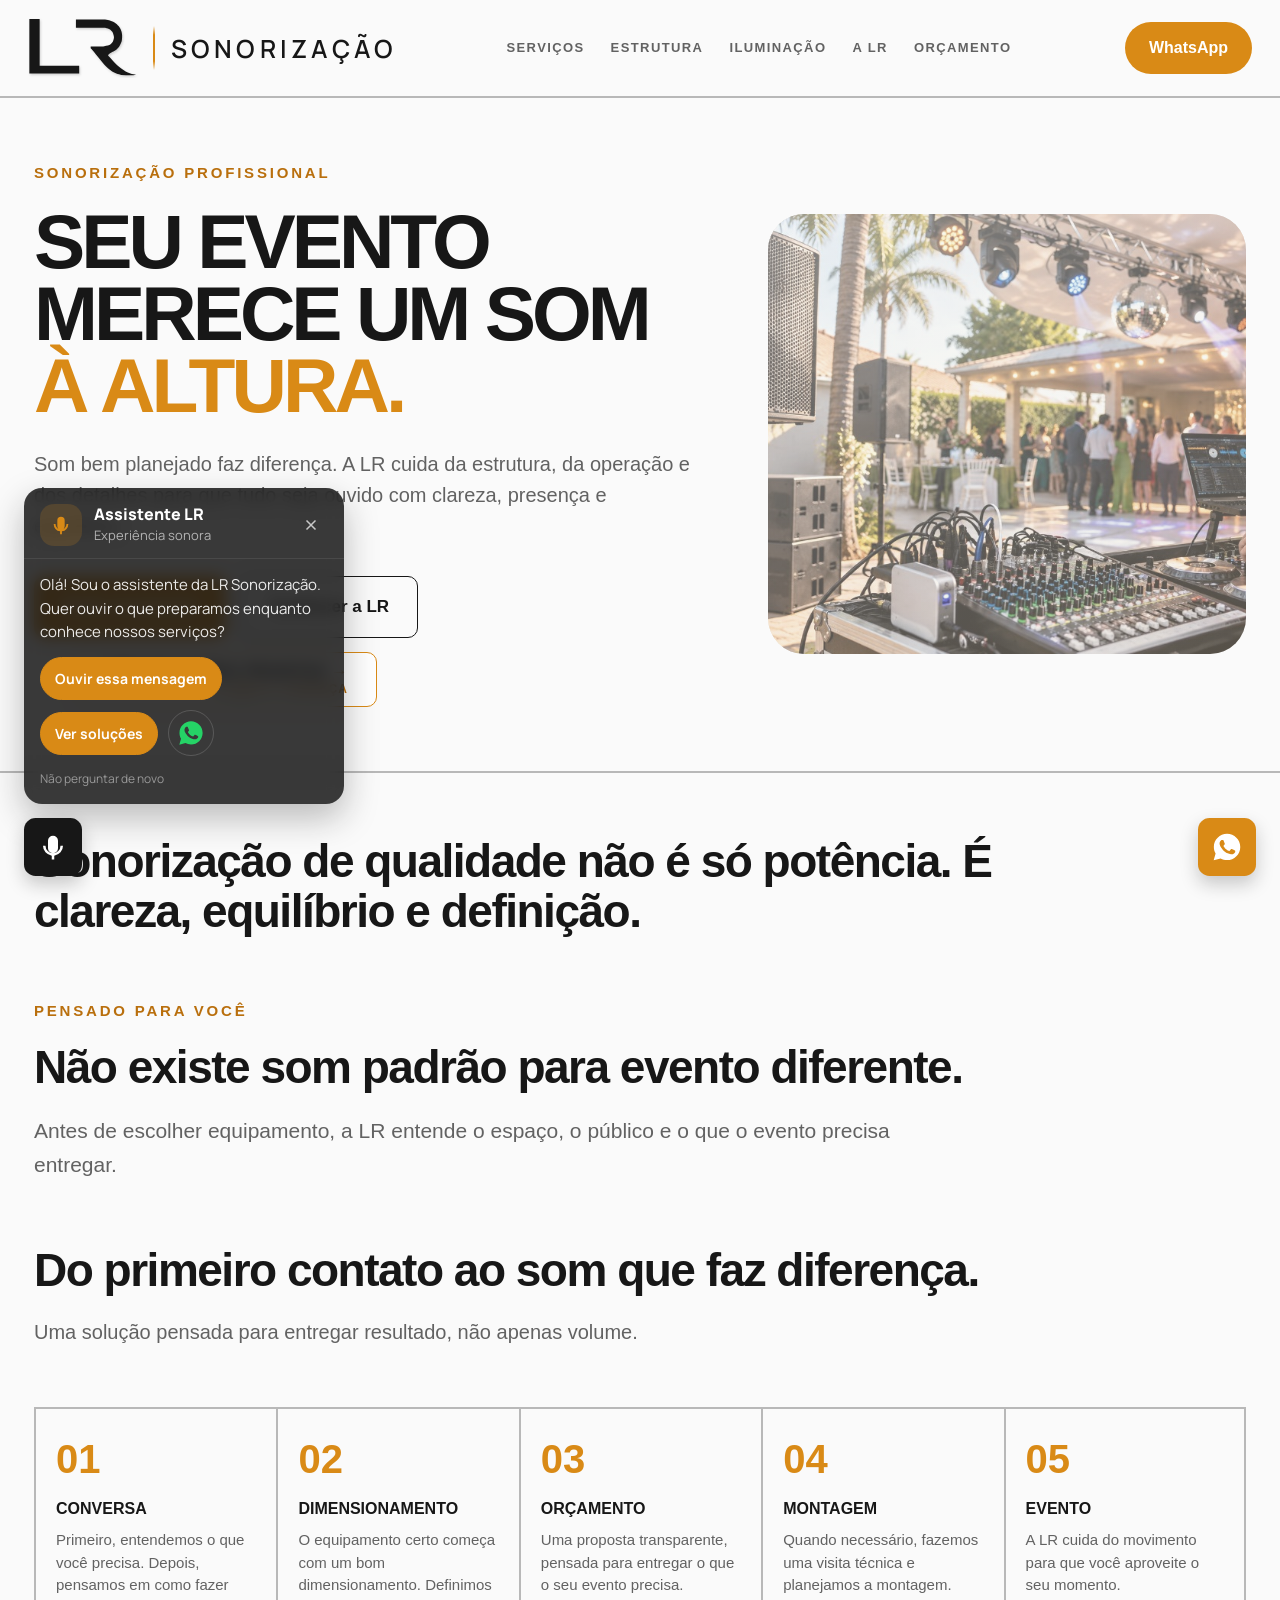
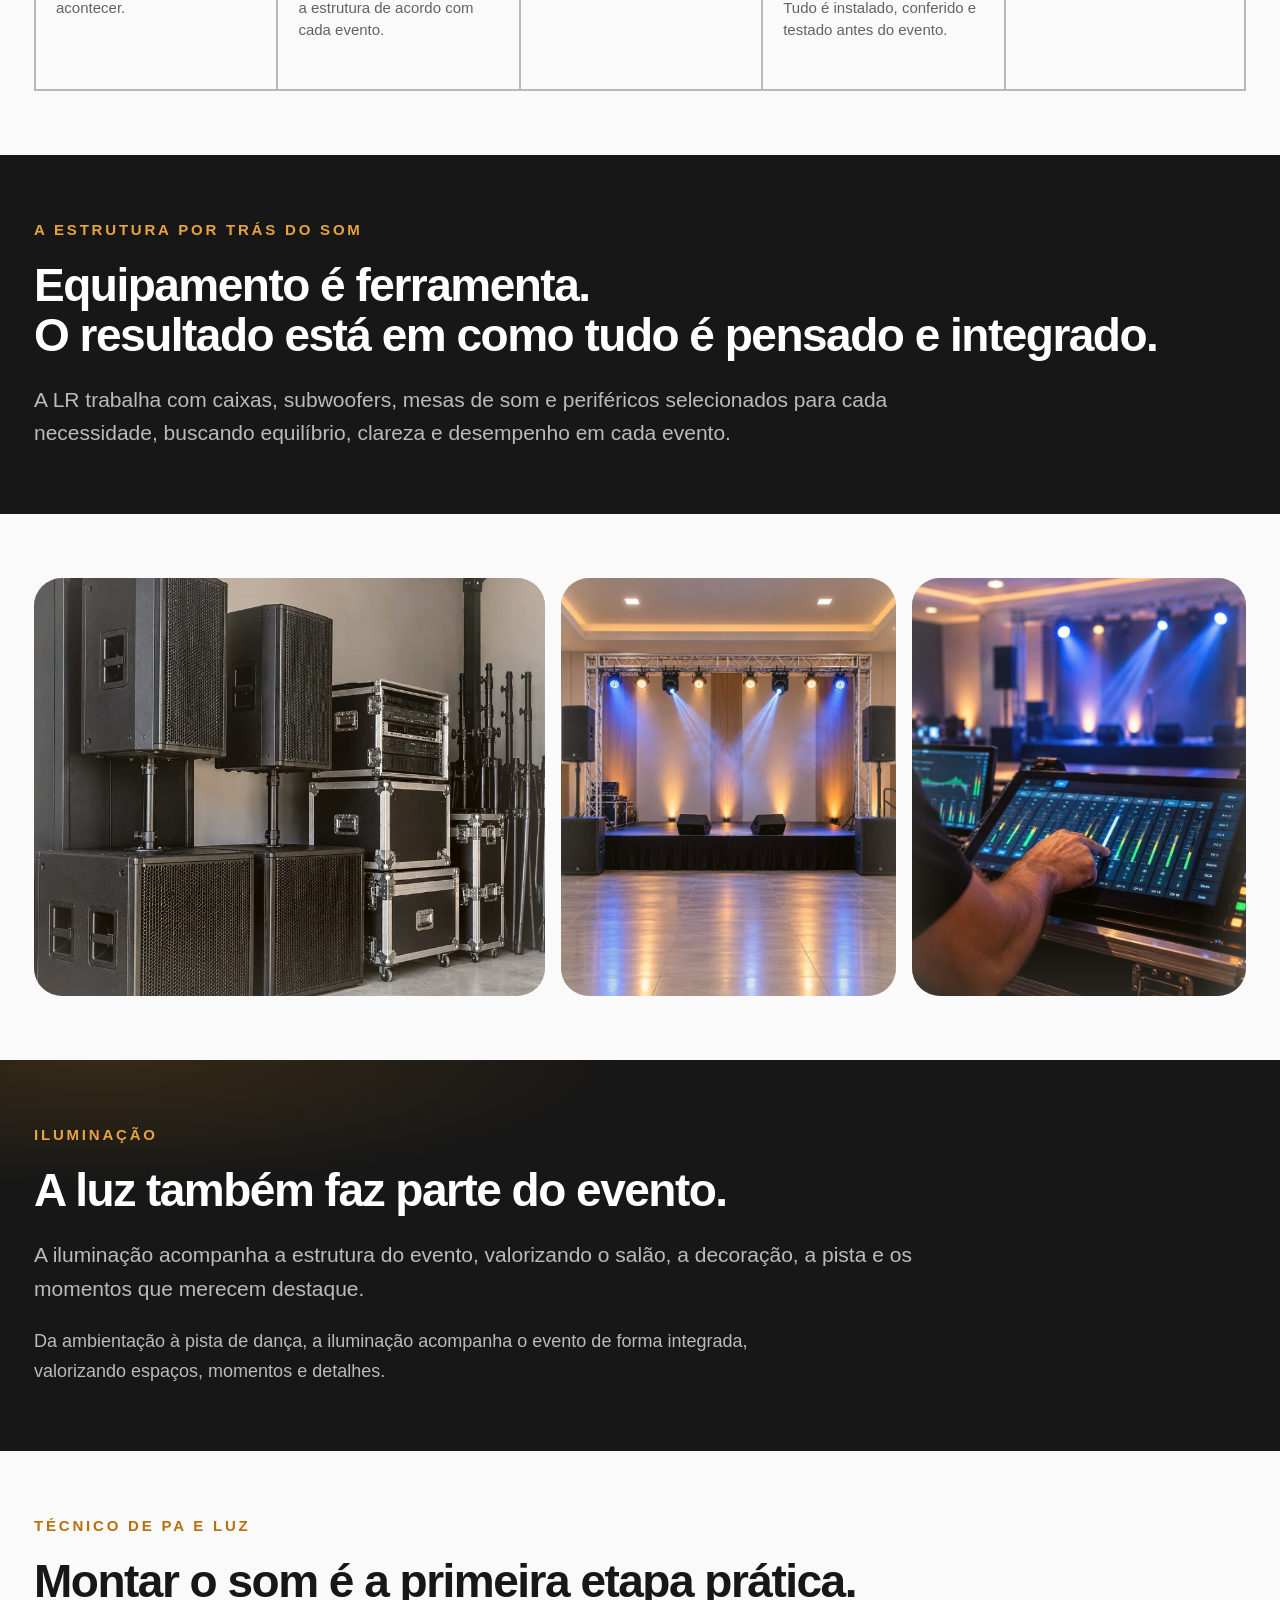
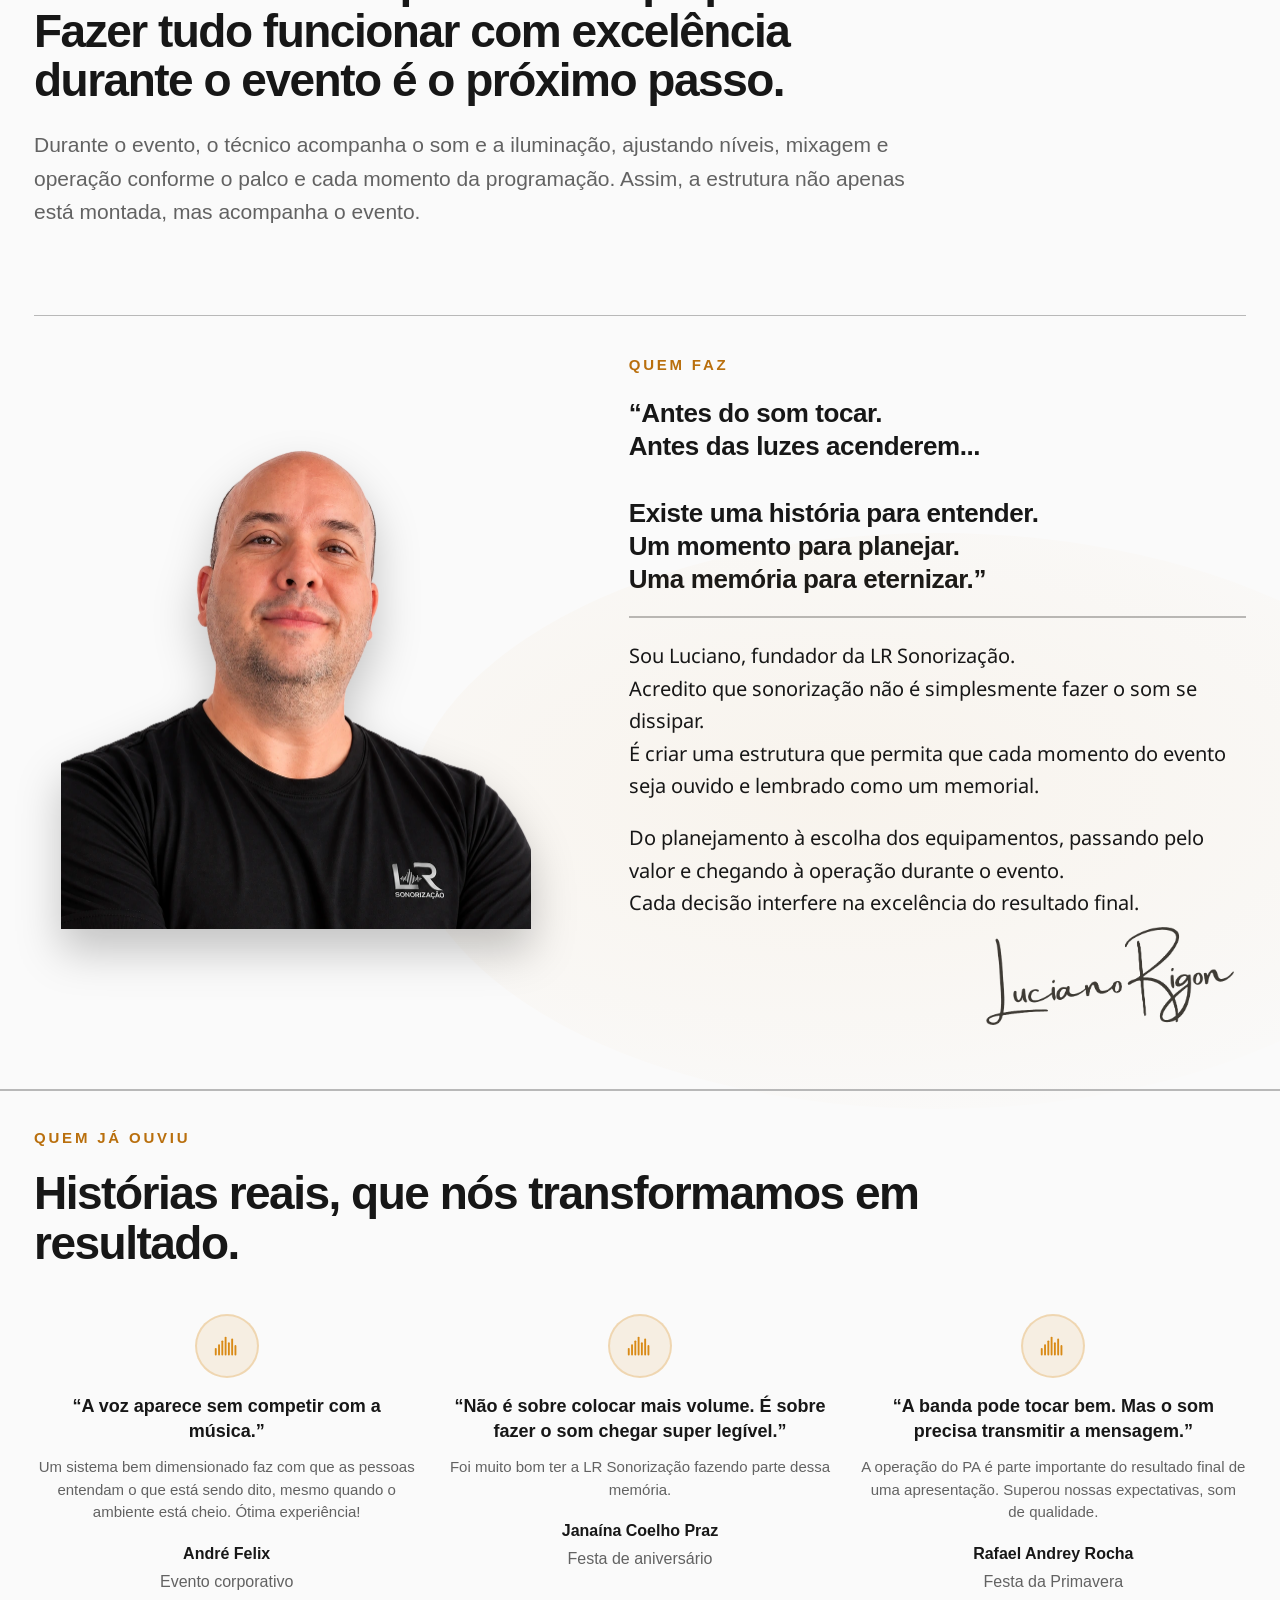
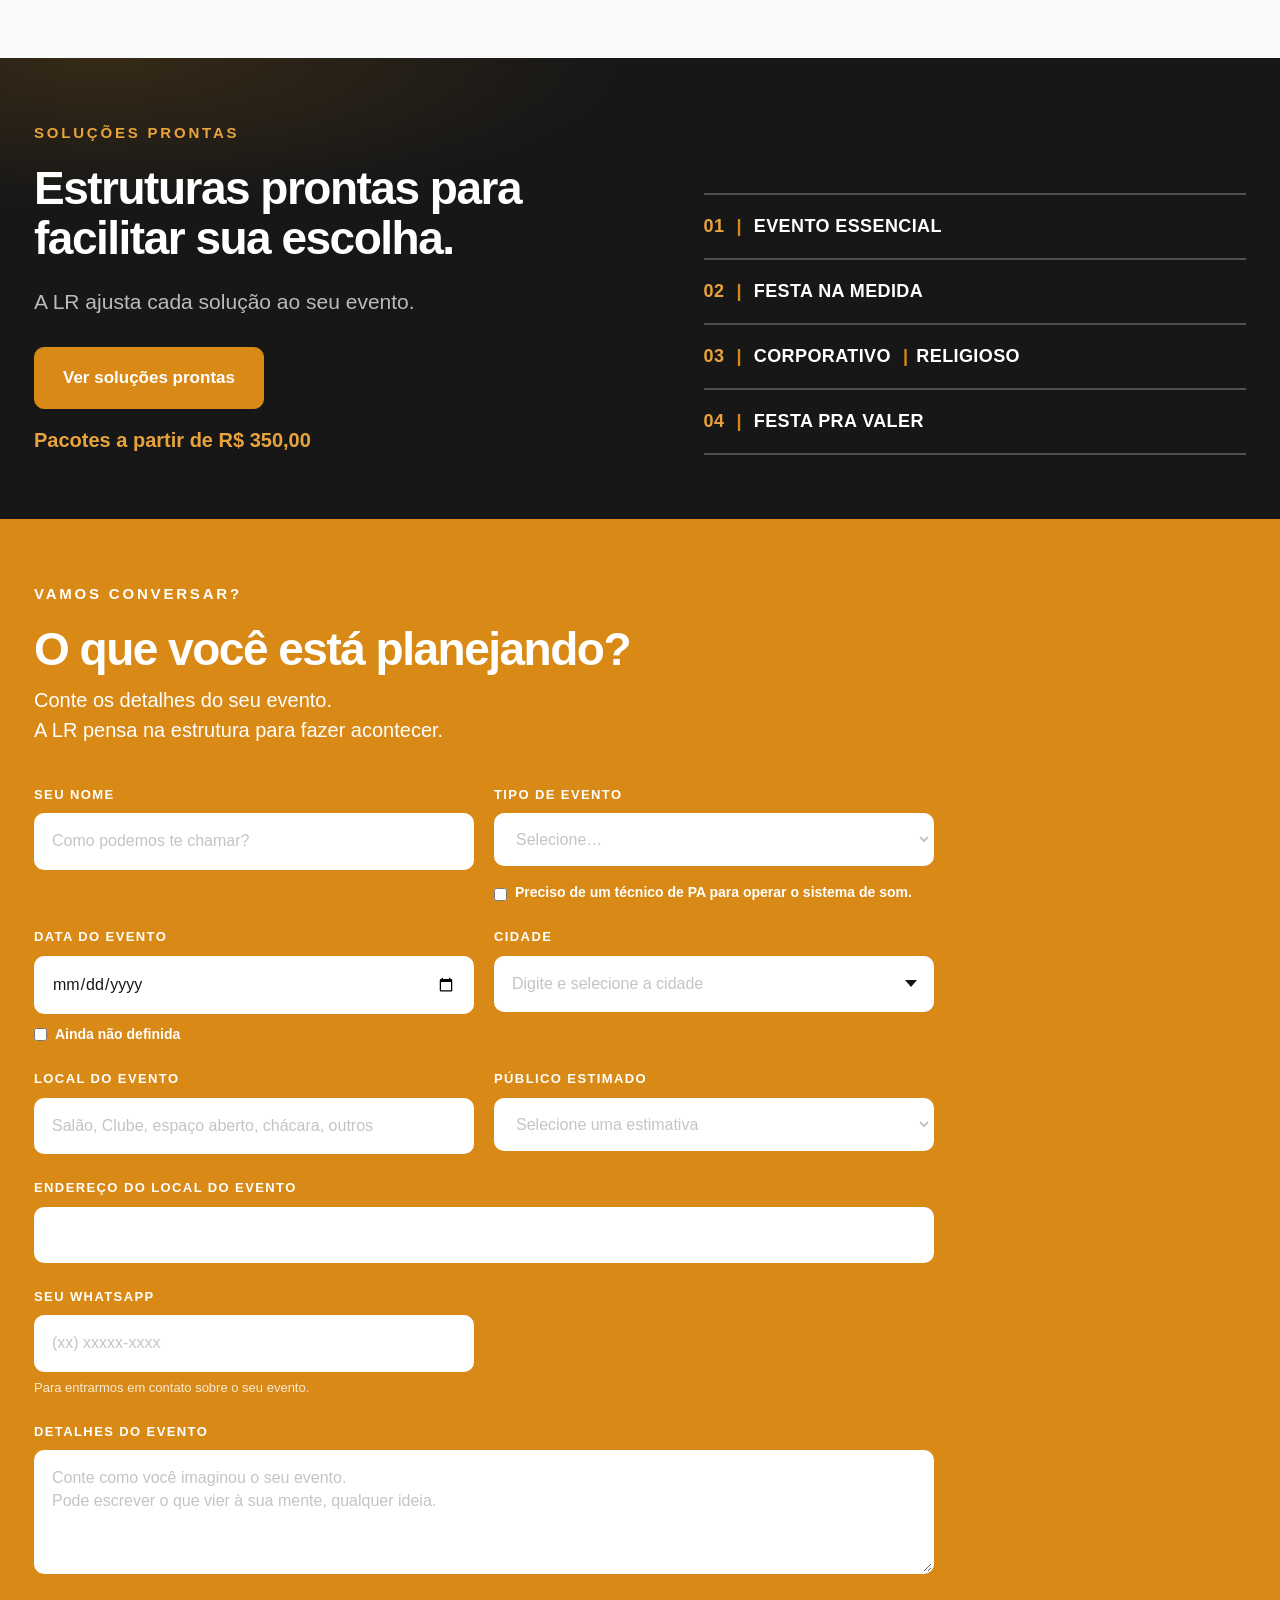
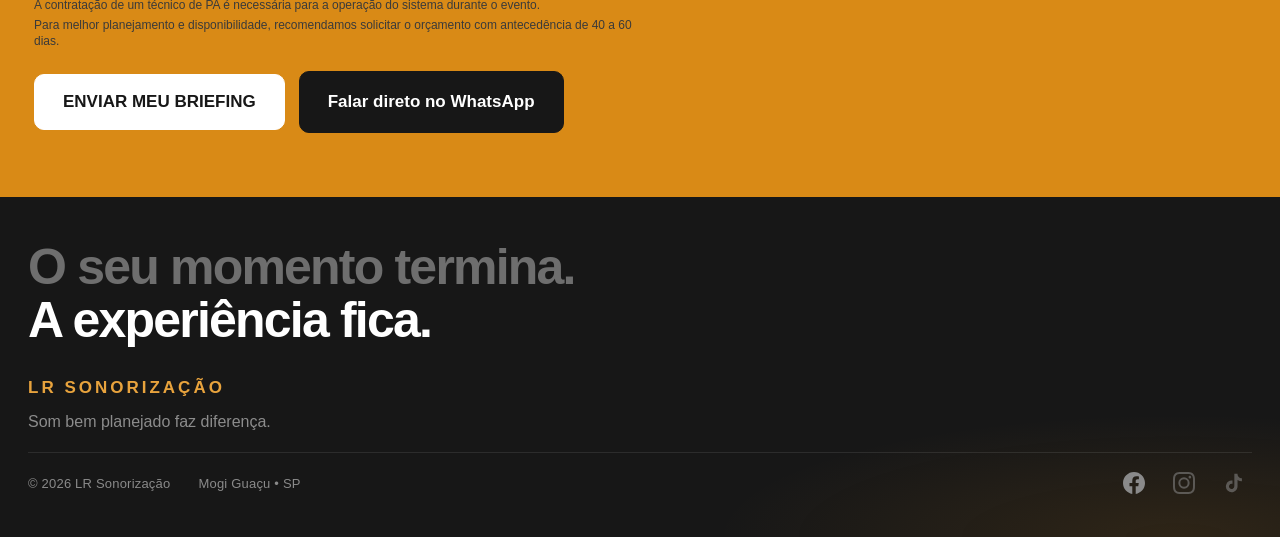
<file: index.html>
<!DOCTYPE html>
<html lang="pt-BR">
<head>
  <meta charset="UTF-8">
  <meta name="viewport" content="width=device-width, initial-scale=1.0">
  <meta name="description" content="LR Sonorização. Sonorização profissional para eventos, festas, casamentos, empresas e celebrações em Mogi Guaçu e região.">
  <meta name="theme-color" content="#D98A16">
  <meta name="robots" content="index, follow">
  <meta name="author" content="LR Sonorização">
  <meta name="geo.region" content="BR-SP">
  <meta name="geo.placename" content="Mogi Guaçu">
  <!-- Open Graph / redes sociais -->
  <meta property="og:type" content="website">
  <meta property="og:locale" content="pt_BR">
  <meta property="og:site_name" content="LR Sonorização">
  <meta property="og:url" content="https://lrsonorizacao.com.br/">
  <meta property="og:title" content="LR Sonorização | Quando uma ideia encontra seu lugar, o evento acontece!">
  <meta property="og:description" content="Sonorização profissional para eventos, festas, casamentos, empresas e celebrações em Mogi Guaçu e região.">
  <meta property="og:image" content="https://lrsonorizacao.com.br/assets/og-image.jpg">
  <link rel="canonical" href="https://lrsonorizacao.com.br/">
  <meta property="og:image:width" content="1200">
  <meta property="og:image:height" content="630">
  <meta property="og:image:alt" content="LR Sonorização — sonorização profissional para eventos.">
  <meta name="twitter:card" content="summary_large_image">
  <meta name="twitter:title" content="LR Sonorização | Quando uma ideia encontra seu lugar, o evento acontece!">
  <meta name="twitter:description" content="Sonorização profissional para eventos, festas, casamentos, empresas e celebrações em Mogi Guaçu e região.">
  <meta name="twitter:image" content="https://lrsonorizacao.com.br/assets/og-image.jpg">

  <title>LR Sonorização | Quando uma ideia encontra seu lugar, o evento acontece!</title>
  <link rel="icon" href="assets/favicon.ico?v=so-letras" sizes="32x32">
  <link rel="icon" href="assets/favicon.svg?v=so-letras" type="image/svg+xml">
  <link rel="apple-touch-icon" href="assets/apple-touch-icon.png?v=so-letras">
  <link rel="manifest" href="assets/site.webmanifest?v=so-letras">
  <link rel="preconnect" href="https://fonts.googleapis.com">
  <link rel="preconnect" href="https://fonts.gstatic.com" crossorigin>
  <link rel="stylesheet" href="https://fonts.googleapis.com/css2?family=Manrope:wght@400..700&family=Noto+Sans:wght@400..600&display=swap">
  <link rel="stylesheet" href="style.css?v=botoes-1">

  <script type="application/ld+json">
  {
    "@context": "https://schema.org",
    "@type": "LocalBusiness",
    "@id": "https://lrsonorizacao.com.br/#business",
    "name": "LR Sonorização",
    "alternateName": "LR Som",
    "url": "https://lrsonorizacao.com.br/",
    "slogan": "Quando uma ideia encontra seu lugar, o evento acontece!",
    "description": "Sonorização profissional para eventos, festas, casamentos, empresas e celebrações.",
    "image": "https://lrsonorizacao.com.br/assets/og-image.jpg",
    "areaServed": {
      "@type": "City",
      "name": "Mogi Guaçu",
      "containedInPlace": {
        "@type": "State",
        "name": "São Paulo"
      }
    },
    "address": {
      "@type": "PostalAddress",
      "addressLocality": "Mogi Guaçu",
      "addressRegion": "SP",
      "addressCountry": "BR"
    },
    "founder": {
      "@type": "Person",
      "name": "Luciano"
    },
    "knowsLanguage": "pt-BR",
    "makesOffer": [
      { "@type": "Offer", "itemOffered": { "@type": "Service", "name": "Sonorização de casamentos" } },
      { "@type": "Offer", "itemOffered": { "@type": "Service", "name": "Sonorização de eventos corporativos" } },
      { "@type": "Offer", "itemOffered": { "@type": "Service", "name": "Sonorização de festas e celebrações" } },
      { "@type": "Offer", "itemOffered": { "@type": "Service", "name": "Sonorização de cultos e eventos religiosos" } },
      { "@type": "Offer", "itemOffered": { "@type": "Service", "name": "Iluminação profissional para eventos" } }
    ]
  }
  </script>
</head>
<body>

<a class="skip-link" href="#inicio">Pular para o conteúdo</a>

<header class="site-header" id="siteHeader">
  <nav class="site-nav" aria-label="Navegação principal">
    <a class="brand" href="#inicio" aria-label="LR Sonorização, ir para o início">
      <img class="brand-mark" src="assets/logo-lr.svg?v=so-letras" width="788" height="417" alt="" decoding="async">
      <span class="brand-word">Sonorização</span>
    </a>

    <ul class="nav-links" id="navLinks">
      <li><a href="#servicos">Serviços</a></li>
      <li><a href="#estrutura">Estrutura</a></li>
      <li><a href="#iluminacao">Iluminação</a></li>
      <li><a href="#lr">A LR</a></li>
      <li><a href="#orcamento">Orçamento</a></li>
    </ul>

    <div class="nav-actions">
      <a class="header-whatsapp" href="#orcamento">WhatsApp</a>
      <button class="nav-toggle" id="navToggle" type="button" aria-expanded="false" aria-controls="navLinks" aria-label="Abrir menu de navegação">
        <span class="nav-toggle-bars" aria-hidden="true"></span>
      </button>
    </div>
  </nav>
</header>

<main id="inicio">

  <section class="hero section">
    <div class="hero-copy">
      <p class="eyebrow">SONORIZAÇÃO PROFISSIONAL</p>
      <h1>SEU EVENTO<br>MERECE UM SOM<br><span>À ALTURA.</span></h1>
      <p class="lead">
        Som bem planejado faz diferença. A LR cuida da estrutura, da operação
        e dos detalhes para que tudo seja ouvido com clareza, presença e equilíbrio.
      </p>
      <div class="actions">
        <a class="button primary" href="#orcamento">Pedir orçamento</a>
        <a class="button secondary" href="#conhecer-lr">Conhecer a LR</a>
        <a class="button secondary button-stacked button-solutions" href="solucoes-prontas.html">
          <span class="button-title">VER SOLUÇÕES PRONTAS <span class="button-arrow" aria-hidden="true">→</span></span>
          <span class="button-sub">Clique e conheça</span>
        </a>
      </div>
    </div>
    <figure class="hero-image">
      <img src="assets/fotos/hero-evento.jpg" alt="Operação de som em um evento ao ar livre" width="1600" height="1067" decoding="async">
    </figure>
  </section>

  <section id="conhecer-lr" class="statement">
    <div class="statement-image image-placeholder" hidden role="img" aria-label="Foto de equipamento" data-label="FOTO DE EQUIPAMENTO"></div>
    <div class="statement-copy">
      <h2>Sonorização de qualidade não é só potência. É clareza, equilíbrio e definição.</h2>
    </div>
  </section>

  <section class="section intro">
    <p class="eyebrow">PENSADO PARA VOCÊ</p>
    <h2>Não existe som padrão para evento diferente.</h2>
    <p class="large-copy">
      Antes de escolher equipamento, a LR entende o espaço, o público e o que
      o evento precisa entregar.
    </p>
  </section>

  <section id="servicos" class="section services">
    <div class="section-heading">
      <h2>Do primeiro contato ao som que faz diferença.</h2>
      <p>Uma solução pensada para entregar resultado, não apenas volume.</p>
    </div>

    <article class="service">
      <span class="number">01</span>
      <p class="service-title">CONVERSA</p>
      <p>Primeiro, entendemos o que você precisa. Depois, pensamos em como fazer acontecer.</p>
    </article>

    <article class="service">
      <span class="number">02</span>
      <p class="service-title">DIMENSIONAMENTO</p>
      <p>O equipamento certo começa com um bom dimensionamento. Definimos a estrutura de acordo com cada evento.</p>
    </article>

    <article class="service">
      <span class="number">03</span>
      <p class="service-title">ORÇAMENTO</p>
      <p>Uma proposta transparente, pensada para entregar o que o seu evento precisa.</p>
    </article>

    <article class="service">
      <span class="number">04</span>
      <p class="service-title">MONTAGEM</p>
      <p>Quando necessário, fazemos uma visita técnica e planejamos a montagem. Tudo é instalado, conferido e testado antes do evento.</p>
    </article>

    <article class="service">
      <span class="number">05</span>
      <p class="service-title">EVENTO</p>
      <p>A LR cuida do movimento para que você aproveite o seu momento.</p>
    </article>
  </section>

  <section id="estrutura" class="equipment">
    <div class="section equipment-inner">
      <p class="eyebrow">A ESTRUTURA POR TRÁS DO SOM</p>
      <h2>Equipamento é ferramenta.<br>O resultado está em como tudo é pensado e integrado.</h2>
      <p class="large-copy">
        A LR trabalha com caixas, subwoofers, mesas de som e periféricos
        selecionados para cada necessidade, buscando equilíbrio, clareza e
        desempenho em cada evento.
      </p>
    </div>
  </section>

  <section class="section gallery">
    <figure class="gallery-image gallery-image--photo gallery-image--sistema">
      <picture>
        <source srcset="assets/fotos/sistema.webp" type="image/webp">
        <img src="assets/fotos/sistema.jpg" width="880" height="660" alt="Sistema de sonorização da LR: caixas, subwoofers e cases de rack" loading="lazy" decoding="async">
      </picture>
    </figure>
    <figure class="gallery-image gallery-image--photo gallery-image--palco">
      <picture>
        <source srcset="assets/fotos/palco.webp" type="image/webp">
        <img src="assets/fotos/palco.jpg" width="819" height="988" alt="Palco montado com sistema de som, monitores e iluminação cênica" loading="lazy" decoding="async">
      </picture>
    </figure>
    <figure class="gallery-image gallery-image--photo gallery-image--operacao">
      <picture>
        <source srcset="assets/fotos/operacao.webp" type="image/webp">
        <img src="assets/fotos/operacao.jpg" width="819" height="1024" alt="Operação de som: técnico ajustando a mesa digital durante o evento" loading="lazy" decoding="async">
      </picture>
    </figure>
  </section>

  <section id="iluminacao" class="lighting">
    <div class="section lighting-inner">
      <p class="eyebrow">ILUMINAÇÃO</p>
      <h2>A luz também faz parte do evento.</h2>
      <p class="large-copy">
        A iluminação acompanha a estrutura do evento, valorizando o salão, a
        decoração, a pista e os momentos que merecem destaque.
      </p>
      <p class="lighting-copy">
        Da ambientação à pista de dança, a iluminação acompanha o evento de
        forma integrada, valorizando espaços, momentos e detalhes.
      </p>
    </div>
  </section>

  <section id="tecnico-pa" class="section pa-tech">
    <p class="eyebrow">TÉCNICO DE PA E LUZ</p>
    <h2>Montar o som é a primeira etapa prática.<br>Fazer tudo funcionar com excelência durante o evento é o próximo passo.</h2>
    <p class="large-copy">
      Durante o evento, o técnico acompanha o som e a iluminação, ajustando
      níveis, mixagem e operação conforme o palco e cada momento da programação.
      Assim, a estrutura não apenas está montada, mas acompanha o evento.
    </p>
  </section>

  <section id="lr" class="section about">
    <figure class="about-portrait">
      <picture>
        <source srcset="assets/fotos/luciano.webp?v=8" type="image/webp">
        <img src="assets/fotos/luciano.png?v=8" width="940" height="959" loading="lazy" decoding="async"
             alt="Luciano, fundador da LR Sonorização, sorrindo com a camiseta da LR">
      </picture>
    </figure>
    <div class="about-copy">
      <p class="eyebrow">QUEM FAZ</p>
      <h2>“Antes do som tocar.<br>Antes das luzes acenderem...<br><br>Existe uma história para entender.<br>Um momento para planejar.<br>Uma memória para eternizar.”</h2>
      <div class="about-hand-block">
        <p class="about-hand">
          Sou Luciano, fundador da LR Sonorização.<br>
          Acredito que sonorização não é simplesmente fazer o som se dissipar.<br>
          É criar uma estrutura que permita que cada momento do evento seja ouvido e lembrado como um memorial.
        </p>
        <p class="about-hand">
          Do planejamento à escolha dos equipamentos, passando pelo valor e chegando à operação durante o evento.<br>
          Cada decisão interfere na excelência do resultado final.
        </p>
        <img class="about-sign" src="assets/fotos/assinatura-luciano.png" width="695" height="272" alt="Assinatura de Luciano Rigon" loading="lazy" decoding="async">
      </div>
    </div>
  </section>

  <section class="section testimonials">
    <p class="eyebrow">QUEM JÁ OUVIU</p>
    <h2>Histórias reais, que nós transformamos em resultado.</h2>
    <div class="testimonial-grid">
      <article class="testimonial">
        <div class="testimonial-avatar" aria-hidden="true">
          <svg class="testimonial-frequency" viewBox="0 0 32 32" focusable="false">
            <rect x="3" y="18" width="2" height="8" rx="1"/>
            <rect x="6.5" y="14" width="2" height="12" rx="1"/>
            <rect x="10" y="10" width="2" height="16" rx="1"/>
            <rect x="13.5" y="6" width="2" height="20" rx="1"/>
            <rect x="17" y="12" width="2" height="14" rx="1"/>
            <rect x="20.5" y="8" width="2" height="18" rx="1"/>
            <rect x="24" y="15" width="2" height="11" rx="1"/>
          </svg>
        </div>
        <blockquote>“A voz aparece sem competir com a música.”</blockquote>
        <p>Um sistema bem dimensionado faz com que as pessoas entendam o que está sendo dito, mesmo quando o ambiente está cheio. Ótima experiência!</p>
        <strong>André Felix</strong>
        <span>Evento corporativo</span>
      </article>
      <article class="testimonial">
        <div class="testimonial-avatar" aria-hidden="true">
          <svg class="testimonial-frequency" viewBox="0 0 32 32" focusable="false">
            <rect x="3" y="18" width="2" height="8" rx="1"/>
            <rect x="6.5" y="14" width="2" height="12" rx="1"/>
            <rect x="10" y="10" width="2" height="16" rx="1"/>
            <rect x="13.5" y="6" width="2" height="20" rx="1"/>
            <rect x="17" y="12" width="2" height="14" rx="1"/>
            <rect x="20.5" y="8" width="2" height="18" rx="1"/>
            <rect x="24" y="15" width="2" height="11" rx="1"/>
          </svg>
        </div>
        <blockquote>“Não é sobre colocar mais volume. É sobre fazer o som chegar super legível.”</blockquote>
        <p>Foi muito bom ter a LR Sonorização fazendo parte dessa memória.</p>
        <strong>Janaína Coelho Praz</strong>
        <span>Festa de aniversário</span>
      </article>
      <article class="testimonial">
        <div class="testimonial-avatar" aria-hidden="true">
          <svg class="testimonial-frequency" viewBox="0 0 32 32" focusable="false">
            <rect x="3" y="18" width="2" height="8" rx="1"/>
            <rect x="6.5" y="14" width="2" height="12" rx="1"/>
            <rect x="10" y="10" width="2" height="16" rx="1"/>
            <rect x="13.5" y="6" width="2" height="20" rx="1"/>
            <rect x="17" y="12" width="2" height="14" rx="1"/>
            <rect x="20.5" y="8" width="2" height="18" rx="1"/>
            <rect x="24" y="15" width="2" height="11" rx="1"/>
          </svg>
        </div>
        <blockquote>“A banda pode tocar bem. Mas o som precisa transmitir a mensagem.”</blockquote>
        <p>A operação do PA é parte importante do resultado final de uma apresentação. Superou nossas expectativas, som de qualidade.</p>
        <strong>Rafael Andrey Rocha</strong>
        <span>Festa da Primavera</span>
      </article>
    </div>
  </section>

  <section class="solutions-entry">
    <div class="section solutions-entry-inner">
      <div class="solutions-entry-copy">
        <p class="eyebrow">SOLUÇÕES PRONTAS</p>
        <h2>Estruturas prontas para facilitar sua escolha.</h2>
        <p class="large-copy">
          A LR ajusta cada solução ao seu evento.
        </p>
        <a class="button primary" href="solucoes-prontas.html">Ver soluções prontas</a>
        <p class="solutions-entry-hint">Pacotes a partir de R$&nbsp;350,00</p>
      </div>
      <ol class="solutions-preview" aria-label="Pontos de partida">
        <li>
          <p class="solution-name">
            <span class="number">01</span>
            <span class="number-sep" aria-hidden="true">|</span>
            EVENTO ESSENCIAL
          </p>
        </li>
        <li>
          <p class="solution-name">
            <span class="number">02</span>
            <span class="number-sep" aria-hidden="true">|</span>
            FESTA NA MEDIDA
          </p>
        </li>
        <li>
          <p class="solution-name">
            <span class="number">03</span>
            <span class="number-sep" aria-hidden="true">|</span>
            CORPORATIVO
            <span class="title-part">
              <span class="number-sep" aria-hidden="true">|</span>
              RELIGIOSO
            </span>
          </p>
        </li>
        <li>
          <p class="solution-name">
            <span class="number">04</span>
            <span class="number-sep" aria-hidden="true">|</span>
            FESTA PRA VALER
          </p>
        </li>
      </ol>
    </div>
  </section>

  <section id="orcamento" class="cta">
    <div class="cta-inner">
      <p class="eyebrow">VAMOS CONVERSAR?</p>
      <h2>O que você está planejando?</h2>
      <p>
        Conte os detalhes do seu evento.<br>
        A LR pensa na estrutura para fazer acontecer.
      </p>

      <form class="quote-form" id="quoteForm" novalidate>
        <div class="quote-grid">
          <div class="field">
            <label for="q-nome">Seu nome</label>
            <input id="q-nome" name="nome" type="text" autocomplete="name" required maxlength="80" placeholder="Como podemos te chamar?">
            <span class="field-error" id="err-q-nome"></span>
          </div>

          <div class="field">
            <label for="q-tipo">Tipo de evento</label>
            <select id="q-tipo" name="tipo" required>
              <option value="">Selecione…</option>
              <option>Casamento</option>
              <option>Aniversário / Festa</option>
              <option>Evento corporativo</option>
              <option>Culto / Evento religioso</option>
              <option>Outro</option>
            </select>
            <span class="field-error" id="err-q-tipo"></span>

            <div class="field-confirm">
              <label class="field-check" for="q-tecnico-pa">
                <input id="q-tecnico-pa" name="tecnicoPA" type="checkbox" required aria-describedby="hint-q-tecnico-pa">
                Preciso de um técnico de PA para operar o sistema de som.
              </label>
              <span class="field-error" id="err-q-tecnico-pa"></span>
            </div>
          </div>

          <div class="field">
            <label for="q-data">Data do evento</label>
            <input id="q-data" name="data" type="date">
            <label class="field-check" for="q-data-indefinida">
              <input id="q-data-indefinida" name="dataIndefinida" type="checkbox">
              Ainda não definida
            </label>
          </div>

          <div class="field field-city">
            <label for="q-cidade">Cidade</label>
            <div class="city-combo">
              <input id="q-cidade" name="cidade" type="text" autocomplete="off" maxlength="80" placeholder="Digite e selecione a cidade" role="combobox" aria-expanded="false" aria-autocomplete="list" aria-controls="cidade-listbox">
              <button class="city-toggle" id="cidadeToggle" type="button" aria-label="Abrir lista de cidades atendidas" aria-expanded="false" aria-controls="cidade-listbox" tabindex="-1">
                <span aria-hidden="true"></span>
              </button>
              <ul class="city-list" id="cidade-listbox" role="listbox" hidden></ul>
            </div>
            <span class="field-error" id="err-q-cidade"></span>
          </div>

          <div class="field">
            <label for="q-local">Local do evento</label>
            <input id="q-local" name="local" type="text" maxlength="120" placeholder="Salão, Clube, espaço aberto, chácara, outros">
          </div>

          <div class="field">
            <label for="q-publico">Público estimado</label>
            <select id="q-publico" name="publico">
              <option value="">Selecione uma estimativa</option>
              <option>Até 50 pessoas</option>
              <option>Até 100 pessoas</option>
              <option>Até 150 pessoas</option>
              <option>Até 200 pessoas</option>
              <option>Até 250 pessoas</option>
              <option>Até 300 pessoas</option>
            </select>
          </div>

          <div class="field field-wide">
            <label for="q-endereco">Endereço do local do evento</label>
            <input id="q-endereco" name="endereco" type="text" autocomplete="street-address" maxlength="180">
          </div>

          <div class="field">
            <label for="q-telefone">Seu WhatsApp</label>
            <input id="q-telefone" name="telefone" type="tel" inputmode="numeric" autocomplete="off" required maxlength="18" placeholder="(xx) xxxxx-xxxx">
            <span class="field-hint">Para entrarmos em contato sobre o seu evento.</span>
            <span class="field-error" id="err-q-telefone"></span>
          </div>

          <div class="field field-wide">
            <label for="q-mensagem">Detalhes do evento</label>
            <textarea id="q-mensagem" name="mensagem" rows="4" maxlength="600" placeholder="Conte como você imaginou o seu evento.&#10;Pode escrever o que vier à sua mente, qualquer ideia."></textarea>
          </div>
        </div>

        <div class="form-notes">
          <p id="hint-q-tecnico-pa">A contratação de um técnico de PA é necessária para a operação do sistema durante o evento.</p>
          <p>Para melhor planejamento e disponibilidade, recomendamos solicitar o orçamento com antecedência de 40 a 60 dias.</p>
        </div>

        <div class="form-actions">
          <button class="button light" type="submit">ENVIAR MEU BRIEFING</button>
          <a class="button outline-light" id="whatsappButton" href="https://api.whatsapp.com/send?phone=5511915200199" target="_blank" rel="noopener noreferrer">Falar direto no WhatsApp</a>
        </div>

        <div class="form-status" id="formStatus" role="status" aria-live="polite"></div>
      </form>
    </div>
  </section>

</main>

<footer class="site-footer">
  <div class="footer-inner">
    <p class="footer-statement">
      <span class="footer-statement-fade">O seu momento termina.</span>
      A experiência fica.
    </p>

    <div class="footer-signature">
      <p class="footer-brand">LR SONORIZAÇÃO</p>
      <p class="footer-tagline">Som bem planejado faz diferença.</p>
    </div>

    <div class="footer-meta">
      <div class="footer-meta-copy">
        <span>© 2026 LR Sonorização</span>
        <span>Mogi Guaçu • SP</span>
      </div>

      <ul class="footer-social" aria-label="Redes sociais">
        <li>
          <a href="https://www.facebook.com/profile.php?id=61594353360876" target="_blank" rel="noopener noreferrer" aria-label="LR Sonorização no Facebook">
            <svg viewBox="0 0 24 24" aria-hidden="true" focusable="false">
              <path d="M24 12.073c0-6.627-5.373-12-12-12s-12 5.373-12 12c0 5.99 4.388 10.954 10.125 11.854v-8.385H7.078v-3.47h3.047V9.43c0-3.007 1.792-4.669 4.533-4.669 1.312 0 2.686.235 2.686.235v2.953H15.83c-1.491 0-1.956.925-1.956 1.874v2.25h3.328l-.532 3.47h-2.796v8.385C19.612 23.027 24 18.062 24 12.073z"/>
            </svg>
          </a>
        </li>
        <li>
          <span class="footer-social-icon footer-social-icon--pending" aria-label="Instagram (em breve)">
            <svg viewBox="0 0 24 24" aria-hidden="true" focusable="false">
              <path d="M12 2.163c3.204 0 3.584.012 4.85.07 3.252.148 4.771 1.691 4.919 4.919.058 1.265.069 1.645.069 4.849 0 3.205-.012 3.584-.069 4.849-.149 3.225-1.664 4.771-4.919 4.919-1.266.058-1.644.07-4.85.07-3.204 0-3.584-.012-4.849-.07-3.26-.149-4.771-1.699-4.919-4.92-.058-1.265-.07-1.644-.07-4.849 0-3.204.013-3.583.07-4.849.149-3.227 1.664-4.771 4.919-4.919 1.266-.057 1.645-.069 4.849-.069zM12 0C8.741 0 8.333.014 7.053.072 2.695.272.273 2.69.073 7.052.014 8.333 0 8.741 0 12c0 3.259.014 3.668.072 4.948.2 4.358 2.618 6.78 6.98 6.98C8.333 23.986 8.741 24 12 24c3.259 0 3.668-.014 4.948-.072 4.354-.2 6.782-2.618 6.979-6.98.059-1.28.073-1.689.073-4.948 0-3.259-.014-3.667-.072-4.947-.196-4.354-2.617-6.78-6.979-6.98C15.668.014 15.259 0 12 0zm0 5.838a6.162 6.162 0 1 0 0 12.324 6.162 6.162 0 0 0 0-12.324zM12 16a4 4 0 1 1 0-8 4 4 0 0 1 0 8zm6.406-11.845a1.44 1.44 0 1 0 0 2.881 1.44 1.44 0 0 0 0-2.881z"/>
            </svg>
          </span>
        </li>
        <li>
          <span class="footer-social-icon footer-social-icon--pending" aria-label="TikTok (em breve)">
            <svg viewBox="0 0 24 24" aria-hidden="true" focusable="false">
              <path d="M19.59 6.69a4.83 4.83 0 0 1-3.77-4.25V2h-3.45v13.67a2.89 2.89 0 0 1-5.2 1.74 2.89 2.89 0 0 1 2.31-4.64 2.93 2.93 0 0 1 .88.13V9.4a6.84 6.84 0 0 0-1-.05A6.33 6.33 0 0 0 5 20.1a6.34 6.34 0 0 0 10.86-4.43v-7a8.16 8.16 0 0 0 4.77 1.52v-3.4a4.85 4.85 0 0 1-1-.1z"/>
            </svg>
          </span>
        </li>
      </ul>
    </div>
  </div>
</footer>

<a class="whatsapp-float" id="whatsappFloat" href="https://api.whatsapp.com/send?phone=5511915200199" target="_blank" rel="noopener noreferrer" aria-label="Falar com a LR Sonorização no WhatsApp">
  <svg viewBox="0 0 24 24" aria-hidden="true" focusable="false">
    <path d="M12.04 2C6.58 2 2.13 6.45 2.13 11.91c0 1.75.46 3.46 1.32 4.96L2 22l5.25-1.38c1.45.79 3.08 1.2 4.79 1.2 5.46 0 9.91-4.45 9.91-9.91C21.95 6.45 17.5 2 12.04 2zm5.8 14.05c-.24.68-1.4 1.31-1.93 1.36-.53.05-1.02.24-3.44-.71-2.92-1.15-4.75-4.17-4.9-4.37-.14-.19-1.15-1.53-1.15-2.92 0-1.39.73-2.07 1-2.36.26-.29.58-.36.77-.36.19 0 .39 0 .56.01.18.01.42-.07.65.5.24.58.82 2 .89 2.14.07.15.12.32.02.51-.1.19-.15.31-.29.48-.15.17-.31.38-.44.51-.15.14-.3.3-.13.59.17.29.75 1.24 1.62 2.01 1.11.99 2.05 1.3 2.34 1.45.29.15.46.12.63-.07.17-.19.73-.85.93-1.15.19-.29.39-.24.65-.14.27.1 1.69.8 1.98.94.29.15.48.22.55.34.07.13.07.75-.17 1.43z"/>
  </svg>
</a>

<button class="back-to-top" id="backToTop" type="button" aria-label="Voltar ao topo">
  <svg viewBox="0 0 24 24" aria-hidden="true" focusable="false">
    <path d="M12 5l7 7-1.4 1.4L13 8.8V19h-2V8.8l-4.6 4.6L5 12z"/>
  </svg>
</button>

<noscript>
  <div class="noscript-note">
    O formulário de orçamento precisa de JavaScript. Você pode falar direto com a LR pelo
    <a href="https://api.whatsapp.com/send?phone=5511915200199" target="_blank" rel="noopener noreferrer">WhatsApp</a>.
  </div>
</noscript>

<script src="script.js?v=botoes-1" defer></script>
</body>
</html>
</file>
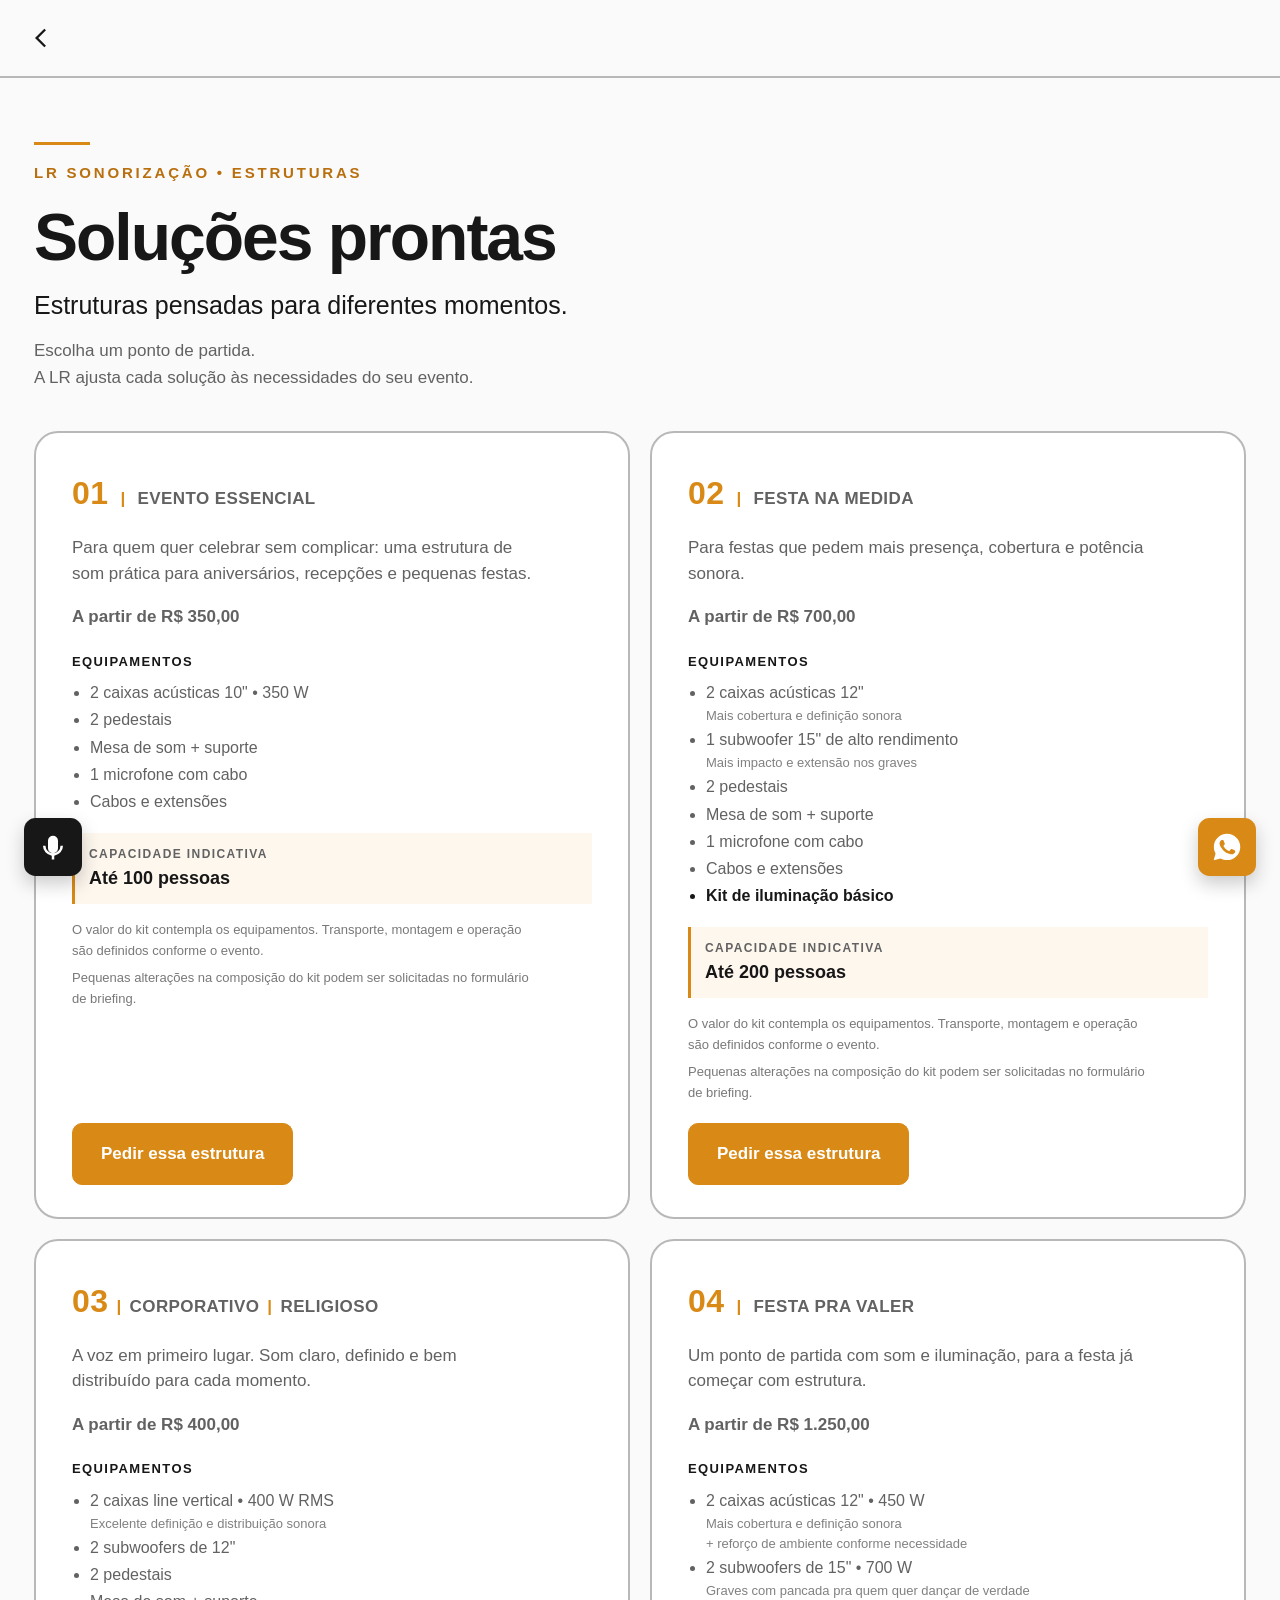
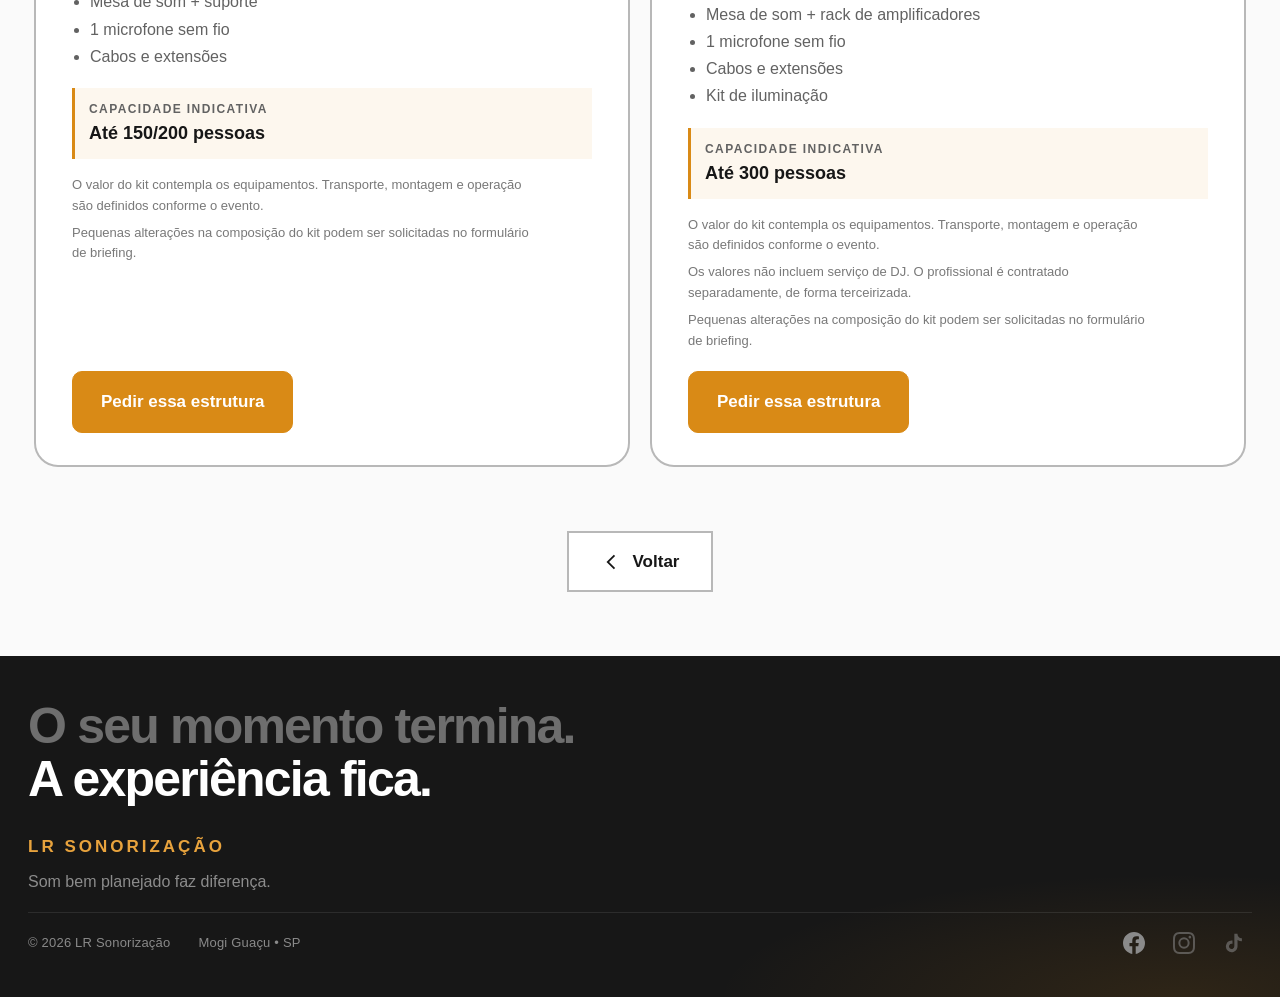
<file: solucoes-prontas.html>
<!DOCTYPE html>
<html lang="pt-BR">
<head>
  <meta charset="UTF-8">
  <meta name="viewport" content="width=device-width, initial-scale=1.0">
  <meta name="description" content="Estruturas prontas da LR Sonorização para facilitar sua escolha. A LR ajusta cada solução ao seu evento.">
  <meta name="theme-color" content="#D98A16">
  <meta name="robots" content="index, follow">
  <meta name="author" content="LR Sonorização">
  <meta property="og:type" content="website">
  <meta property="og:locale" content="pt_BR">
  <meta property="og:site_name" content="LR Sonorização">
  <meta property="og:url" content="https://lrsonorizacao.com.br/solucoes-prontas">
  <meta property="og:title" content="Soluções prontas | LR Sonorização">
  <meta property="og:description" content="Estruturas prontas da LR Sonorização para facilitar sua escolha. A LR ajusta cada solução ao seu evento.">
  <meta property="og:image" content="https://lrsonorizacao.com.br/assets/og-image.jpg">
  <link rel="canonical" href="https://lrsonorizacao.com.br/solucoes-prontas">
  <title>Soluções prontas | LR Sonorização</title>
  <link rel="icon" href="assets/favicon.ico?v=so-letras" sizes="32x32">
  <link rel="icon" href="assets/favicon.svg?v=so-letras" type="image/svg+xml">
  <link rel="apple-touch-icon" href="assets/apple-touch-icon.png?v=so-letras">
  <link rel="manifest" href="assets/site.webmanifest?v=so-letras">
  <link rel="stylesheet" href="style.css?v=botoes-1">
</head>
<body class="page-solucoes">

<a class="skip-link" href="#conteudo">Pular para o conteúdo</a>

<header class="page-back-bar">
  <a class="page-back" href="index.html" aria-label="Voltar para a página inicial">
    <svg viewBox="0 0 24 24" aria-hidden="true" focusable="false">
      <path d="M15.4 5.4 8.8 12l6.6 6.6L14 20l-8-8 8-8z"/>
    </svg>
  </a>
</header>

<main id="conteudo">
  <section class="section solutions-hero">
    <p class="eyebrow solutions-hero-eyebrow">LR SONORIZAÇÃO • ESTRUTURAS</p>
    <h1>Soluções prontas</h1>
    <p class="solutions-hero-lead">Estruturas pensadas para diferentes momentos.</p>
    <p class="solutions-hero-note">
      Escolha um ponto de partida.<br>
      A LR ajusta cada solução às necessidades do seu evento.
    </p>
  </section>

  <section class="section solutions-list" aria-label="Sugestões de estrutura">
    <article class="solution solution-kit01">
      <p class="solution-name">
        <span class="number">01</span>
        <span class="number-sep" aria-hidden="true">|</span>
        EVENTO ESSENCIAL
      </p>
      <p>Para quem quer celebrar sem complicar: uma estrutura de som prática para aniversários, recepções e pequenas festas.</p>
      <p class="solution-price">A partir de R$&nbsp;350,00</p>

      <div class="solution-profile">
        <p class="solution-profile-label">Equipamentos</p>
        <ul>
          <li>2 caixas acústicas 10" • 350 W</li>
          <li>2 pedestais</li>
          <li>Mesa de som + suporte</li>
          <li>1 microfone com cabo</li>
          <li>Cabos e extensões</li>
        </ul>
      </div>

      <div class="kit-capacity">
        <p class="kit-capacity-label">Capacidade indicativa</p>
        <p class="kit-capacity-value">Até 100 pessoas</p>
      </div>

      <div class="kit-notes">
        <p>O valor do kit contempla os equipamentos. Transporte, montagem e operação são definidos conforme o evento.</p>
        <p>Pequenas alterações na composição do kit podem ser solicitadas no formulário de briefing.</p>
      </div>

      <a class="button secondary" href="/?kit=essencial#orcamento">Pedir essa estrutura</a>
    </article>

    <article class="solution solution-kit02">
      <p class="solution-name">
        <span class="number">02</span>
        <span class="number-sep" aria-hidden="true">|</span>
        FESTA NA MEDIDA
      </p>
      <p>Para festas que pedem mais presença, cobertura e potência sonora.</p>
      <p class="solution-price">A partir de R$&nbsp;700,00</p>

      <div class="solution-profile">
        <p class="solution-profile-label">Equipamentos</p>
        <ul>
          <li>2 caixas acústicas 12"<span class="kit-item-note">Mais cobertura e definição sonora</span></li>
          <li>1 subwoofer 15" de alto rendimento<span class="kit-item-note">Mais impacto e extensão nos graves</span></li>
          <li>2 pedestais</li>
          <li>Mesa de som + suporte</li>
          <li>1 microfone com cabo</li>
          <li>Cabos e extensões</li>
          <li class="kit-item-strong">Kit de iluminação básico</li>
        </ul>
      </div>

      <div class="kit-capacity">
        <p class="kit-capacity-label">Capacidade indicativa</p>
        <p class="kit-capacity-value">Até 200 pessoas</p>
      </div>

      <div class="kit-notes">
        <p>O valor do kit contempla os equipamentos. Transporte, montagem e operação são definidos conforme o evento.</p>
        <p>Pequenas alterações na composição do kit podem ser solicitadas no formulário de briefing.</p>
      </div>

      <a class="button secondary" href="/?kit=festa#orcamento">Pedir essa estrutura</a>
    </article>

    <article class="solution solution-kit03">
      <p class="solution-name">
        <span class="number">03</span>
        <span class="number-sep" aria-hidden="true">|</span>
        CORPORATIVO
        <span class="title-part">
          <span class="number-sep" aria-hidden="true">|</span>
          RELIGIOSO
        </span>
      </p>
      <p>A voz em primeiro lugar. Som claro, definido e bem distribuído para cada momento.</p>
      <p class="solution-price">A partir de R$&nbsp;400,00</p>

      <div class="solution-profile">
        <p class="solution-profile-label">Equipamentos</p>
        <ul>
          <li>2 caixas line vertical • 400 W RMS<span class="kit-item-note">Excelente definição e distribuição sonora</span></li>
          <li>2 subwoofers de 12"</li>
          <li>2 pedestais</li>
          <li>Mesa de som + suporte</li>
          <li>1 microfone sem fio</li>
          <li>Cabos e extensões</li>
        </ul>
      </div>

      <div class="kit-capacity">
        <p class="kit-capacity-label">Capacidade indicativa</p>
        <p class="kit-capacity-value">Até 150/200 pessoas</p>
      </div>

      <div class="kit-notes">
        <p>O valor do kit contempla os equipamentos. Transporte, montagem e operação são definidos conforme o evento.</p>
        <p>Pequenas alterações na composição do kit podem ser solicitadas no formulário de briefing.</p>
      </div>

      <a class="button secondary" href="/?kit=corporativo#orcamento">Pedir essa estrutura</a>
    </article>

    <article class="solution solution-kit04">
      <p class="solution-name">
        <span class="number">04</span>
        <span class="number-sep" aria-hidden="true">|</span>
        FESTA PRA VALER
      </p>
      <p>Um ponto de partida com som e iluminação, para a festa já começar com estrutura.</p>
      <p class="solution-price">A partir de R$&nbsp;1.250,00</p>

      <div class="solution-profile">
        <p class="solution-profile-label">Equipamentos</p>
        <ul>
          <li>2 caixas acústicas 12" • 450 W<span class="kit-item-note">Mais cobertura e definição sonora</span><span class="kit-item-note">+ reforço de ambiente conforme necessidade</span></li>
          <li>2 subwoofers de 15" • 700 W<span class="kit-item-note">Graves com pancada pra quem quer dançar de verdade</span></li>
          <li>Mesa de som + rack de amplificadores</li>
          <li>1 microfone sem fio</li>
          <li>Cabos e extensões</li>
          <li>Kit de iluminação</li>
        </ul>
      </div>

      <div class="kit-capacity">
        <p class="kit-capacity-label">Capacidade indicativa</p>
        <p class="kit-capacity-value">Até 300 pessoas</p>
      </div>

      <div class="kit-notes">
        <p>O valor do kit contempla os equipamentos. Transporte, montagem e operação são definidos conforme o evento.</p>
        <p>Os valores não incluem serviço de DJ. O profissional é contratado separadamente, de forma terceirizada.</p>
        <p>Pequenas alterações na composição do kit podem ser solicitadas no formulário de briefing.</p>
      </div>

      <a class="button secondary" href="/?kit=festa-pronta#orcamento">Pedir essa estrutura</a>
    </article>
  </section>

  <section class="section solutions-back" aria-label="Voltar para a página inicial">
    <a class="solutions-back-link" href="index.html">
      <svg viewBox="0 0 24 24" aria-hidden="true" focusable="false">
        <path d="M15.4 5.4 8.8 12l6.6 6.6L14 20l-8-8 8-8z"/>
      </svg>
      Voltar
    </a>
  </section>
</main>

<footer class="site-footer">
  <div class="footer-inner">
    <p class="footer-statement">
      <span class="footer-statement-fade">O seu momento termina.</span>
      A experiência fica.
    </p>

    <div class="footer-signature">
      <p class="footer-brand">LR SONORIZAÇÃO</p>
      <p class="footer-tagline">Som bem planejado faz diferença.</p>
    </div>

    <div class="footer-meta">
      <div class="footer-meta-copy">
        <span>© 2026 LR Sonorização</span>
        <span>Mogi Guaçu • SP</span>
      </div>

      <ul class="footer-social" aria-label="Redes sociais">
        <li>
          <a href="https://www.facebook.com/profile.php?id=61594353360876" target="_blank" rel="noopener noreferrer" aria-label="LR Sonorização no Facebook">
            <svg viewBox="0 0 24 24" aria-hidden="true" focusable="false">
              <path d="M24 12.073c0-6.627-5.373-12-12-12s-12 5.373-12 12c0 5.99 4.388 10.954 10.125 11.854v-8.385H7.078v-3.47h3.047V9.43c0-3.007 1.792-4.669 4.533-4.669 1.312 0 2.686.235 2.686.235v2.953H15.83c-1.491 0-1.956.925-1.956 1.874v2.25h3.328l-.532 3.47h-2.796v8.385C19.612 23.027 24 18.062 24 12.073z"/>
            </svg>
          </a>
        </li>
        <li>
          <span class="footer-social-icon footer-social-icon--pending" aria-label="Instagram (em breve)">
            <svg viewBox="0 0 24 24" aria-hidden="true" focusable="false">
              <path d="M12 2.163c3.204 0 3.584.012 4.85.07 3.252.148 4.771 1.691 4.919 4.919.058 1.265.069 1.645.069 4.849 0 3.205-.012 3.584-.069 4.849-.149 3.225-1.664 4.771-4.919 4.919-1.266.058-1.644.07-4.85.07-3.204 0-3.584-.012-4.849-.07-3.26-.149-4.771-1.699-4.919-4.92-.058-1.265-.07-1.644-.07-4.849 0-3.204.013-3.583.07-4.849.149-3.227 1.664-4.771 4.919-4.919 1.266-.057 1.645-.069 4.849-.069zM12 0C8.741 0 8.333.014 7.053.072 2.695.272.273 2.69.073 7.052.014 8.333 0 8.741 0 12c0 3.259.014 3.668.072 4.948.2 4.358 2.618 6.78 6.98 6.98C8.333 23.986 8.741 24 12 24c3.259 0 3.668-.014 4.948-.072 4.354-.2 6.782-2.618 6.979-6.98.059-1.28.073-1.689.073-4.948 0-3.259-.014-3.667-.072-4.947-.196-4.354-2.617-6.78-6.979-6.98C15.668.014 15.259 0 12 0zm0 5.838a6.162 6.162 0 1 0 0 12.324 6.162 6.162 0 0 0 0-12.324zM12 16a4 4 0 1 1 0-8 4 4 0 0 1 0 8zm6.406-11.845a1.44 1.44 0 1 0 0 2.881 1.44 1.44 0 0 0 0-2.881z"/>
            </svg>
          </span>
        </li>
        <li>
          <span class="footer-social-icon footer-social-icon--pending" aria-label="TikTok (em breve)">
            <svg viewBox="0 0 24 24" aria-hidden="true" focusable="false">
              <path d="M19.59 6.69a4.83 4.83 0 0 1-3.77-4.25V2h-3.45v13.67a2.89 2.89 0 0 1-5.2 1.74 2.89 2.89 0 0 1 2.31-4.64 2.93 2.93 0 0 1 .88.13V9.4a6.84 6.84 0 0 0-1-.05A6.33 6.33 0 0 0 5 20.1a6.34 6.34 0 0 0 10.86-4.43v-7a8.16 8.16 0 0 0 4.77 1.52v-3.4a4.85 4.85 0 0 1-1-.1z"/>
            </svg>
          </span>
        </li>
      </ul>
    </div>
  </div>
</footer>

<a class="whatsapp-float" id="whatsappFloat" href="https://api.whatsapp.com/send?phone=5511915200199" target="_blank" rel="noopener noreferrer" aria-label="Falar com a LR Sonorização no WhatsApp">
  <svg viewBox="0 0 24 24" aria-hidden="true" focusable="false">
    <path d="M12.04 2C6.58 2 2.13 6.45 2.13 11.91c0 1.75.46 3.46 1.32 4.96L2 22l5.25-1.38c1.45.79 3.08 1.2 4.79 1.2 5.46 0 9.91-4.45 9.91-9.91C21.95 6.45 17.5 2 12.04 2zm5.8 14.05c-.24.68-1.4 1.31-1.93 1.36-.53.05-1.02.24-3.44-.71-2.92-1.15-4.75-4.17-4.9-4.37-.14-.19-1.15-1.53-1.15-2.92 0-1.39.73-2.07 1-2.36.26-.29.58-.36.77-.36.19 0 .39 0 .56.01.18.01.42-.07.65.5.24.58.82 2 .89 2.14.07.15.12.32.02.51-.1.19-.15.31-.29.48-.15.17-.31.38-.44.51-.15.14-.3.3-.13.59.17.29.75 1.24 1.62 2.01 1.11.99 2.05 1.3 2.34 1.45.29.15.46.12.63-.07.17-.19.73-.85.93-1.15.19-.29.39-.24.65-.14.27.1 1.69.8 1.98.94.29.15.48.22.55.34.07.13.07.75-.17 1.43z"/>
  </svg>
</a>

<script src="script.js?v=botoes-1" defer></script>
</body>
</html>
</file>
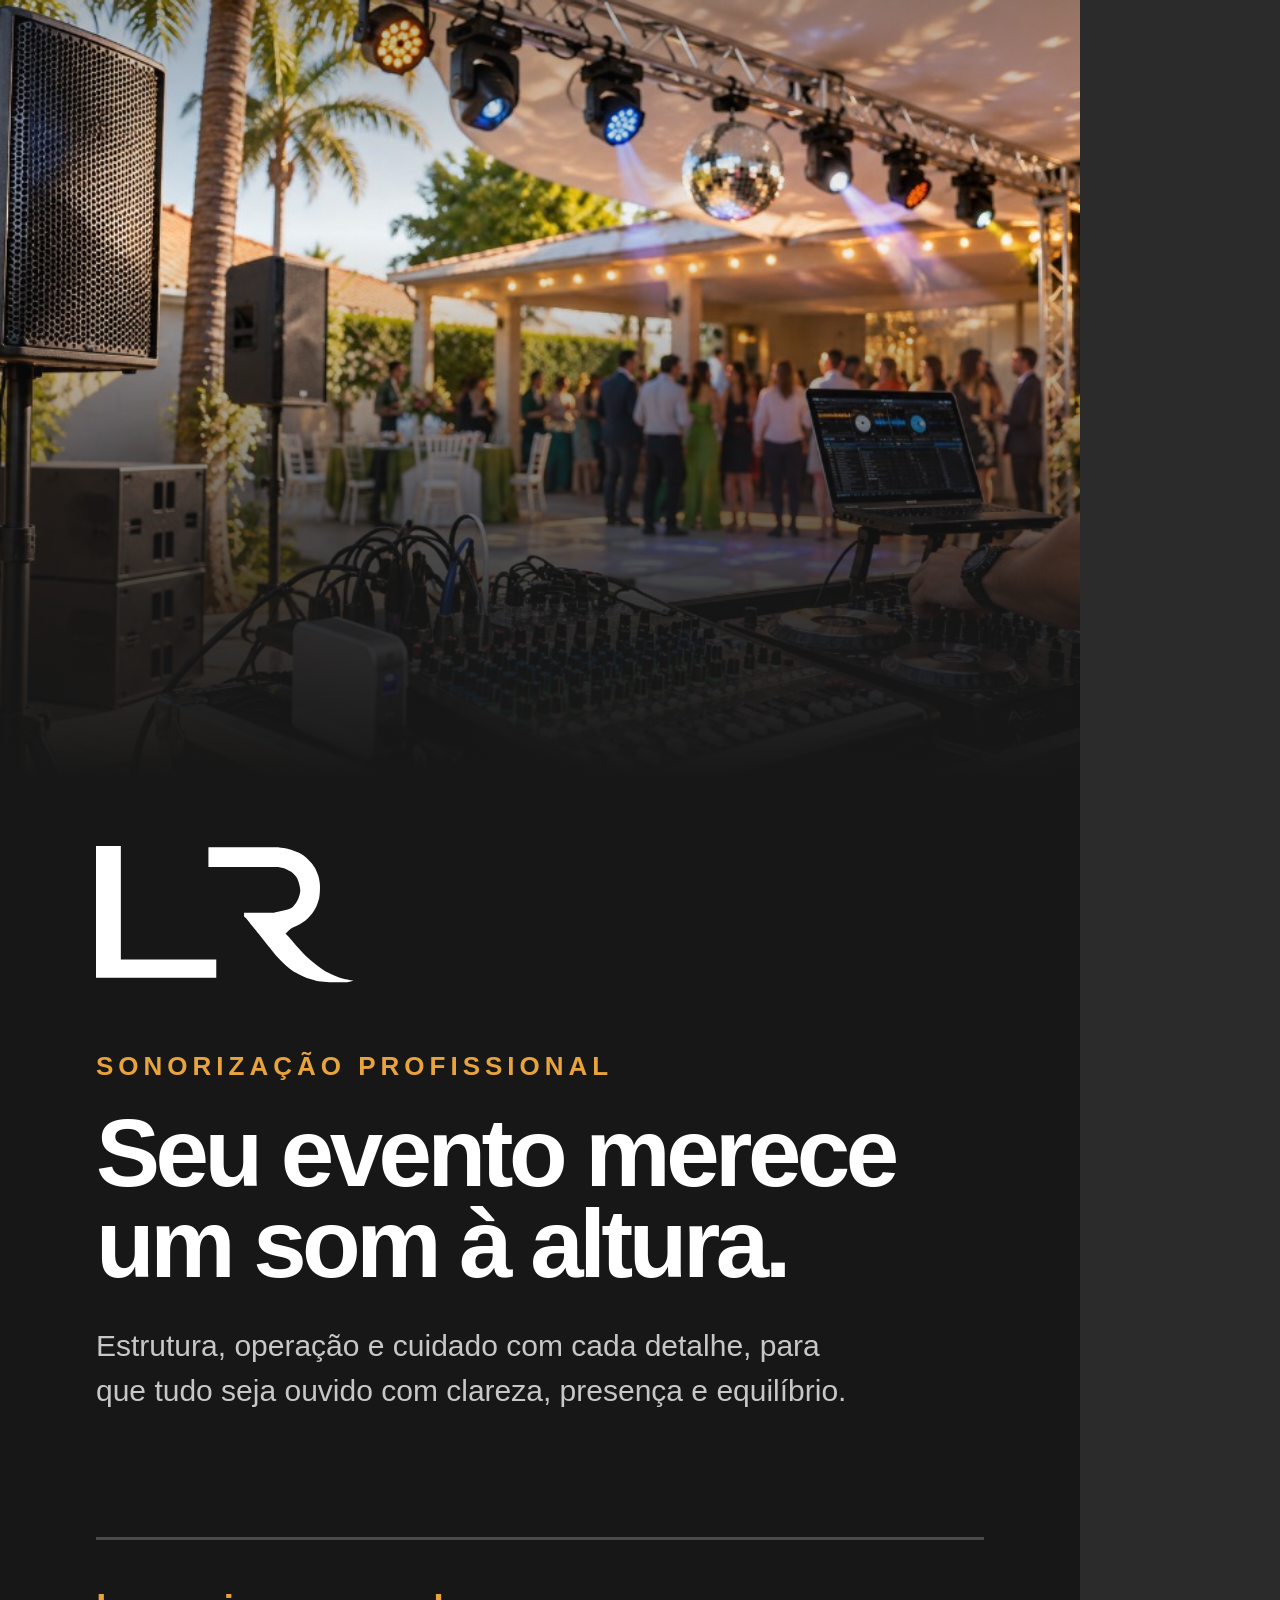
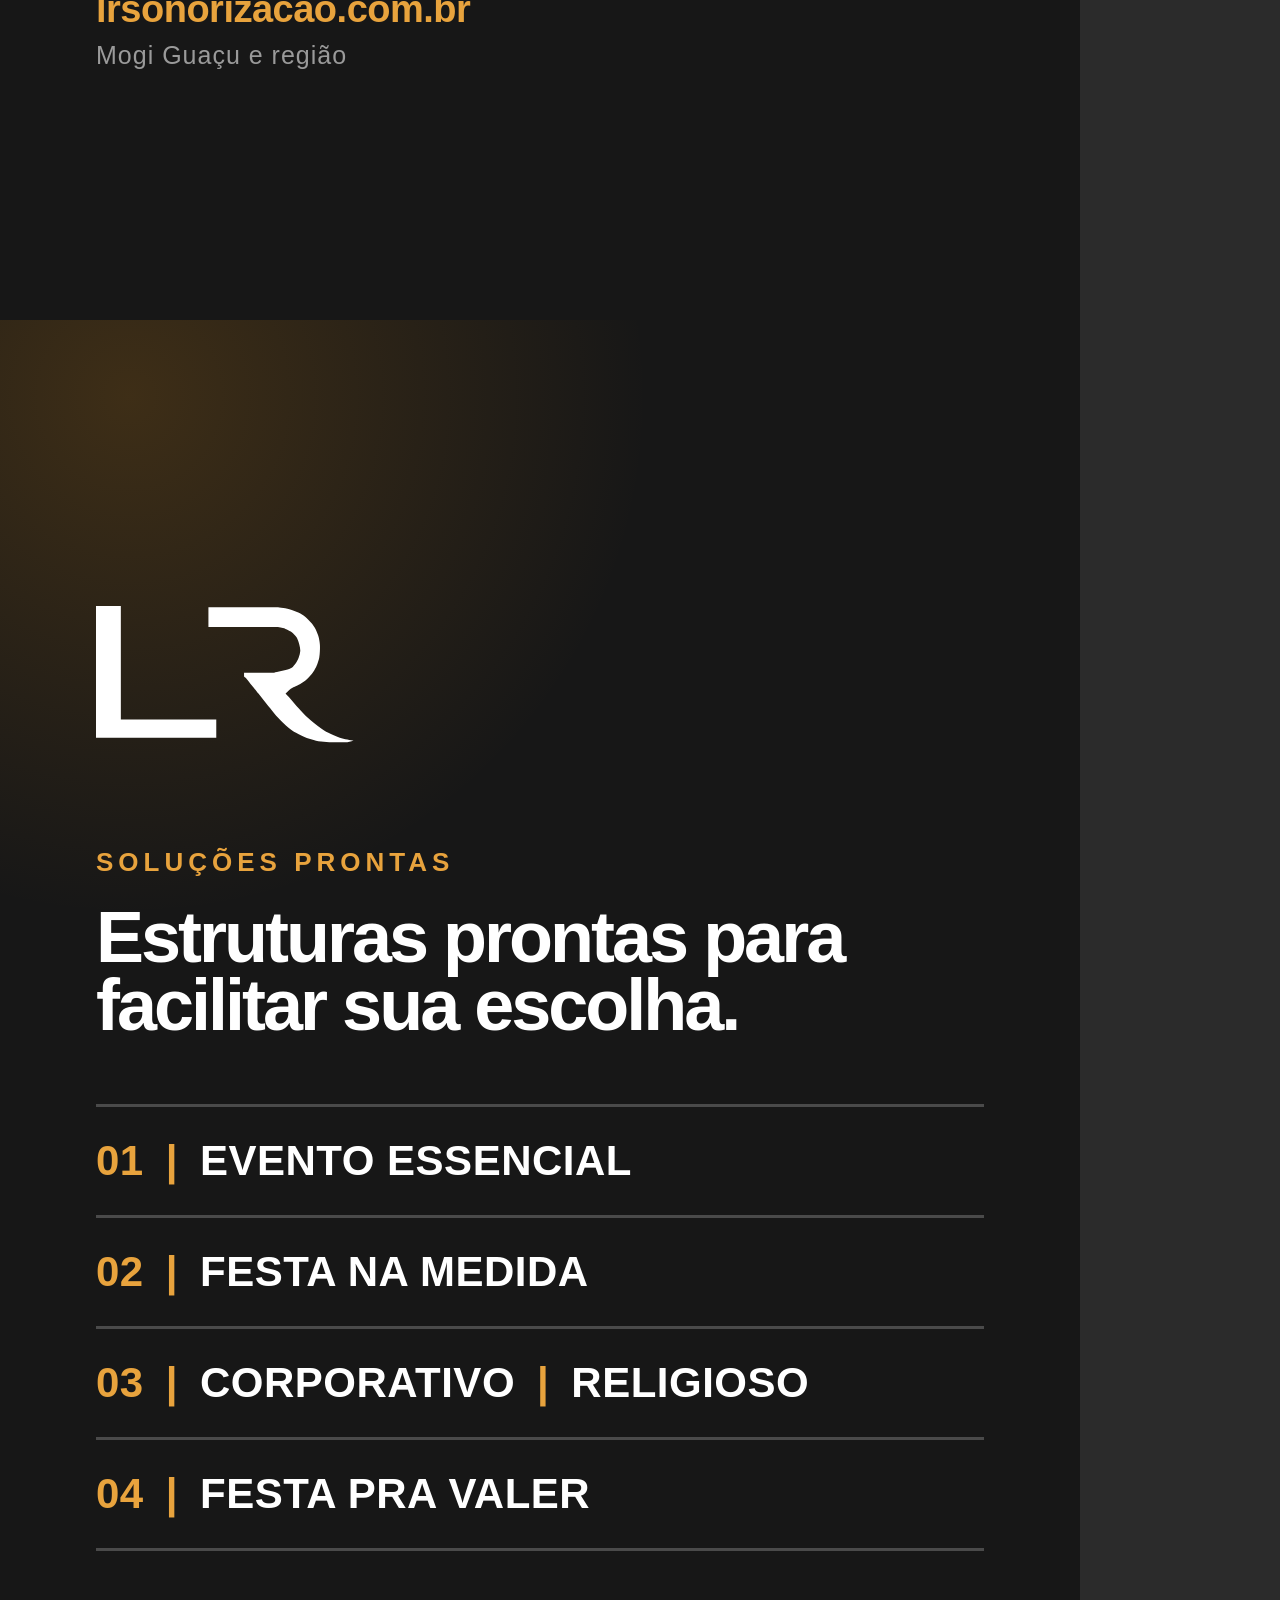
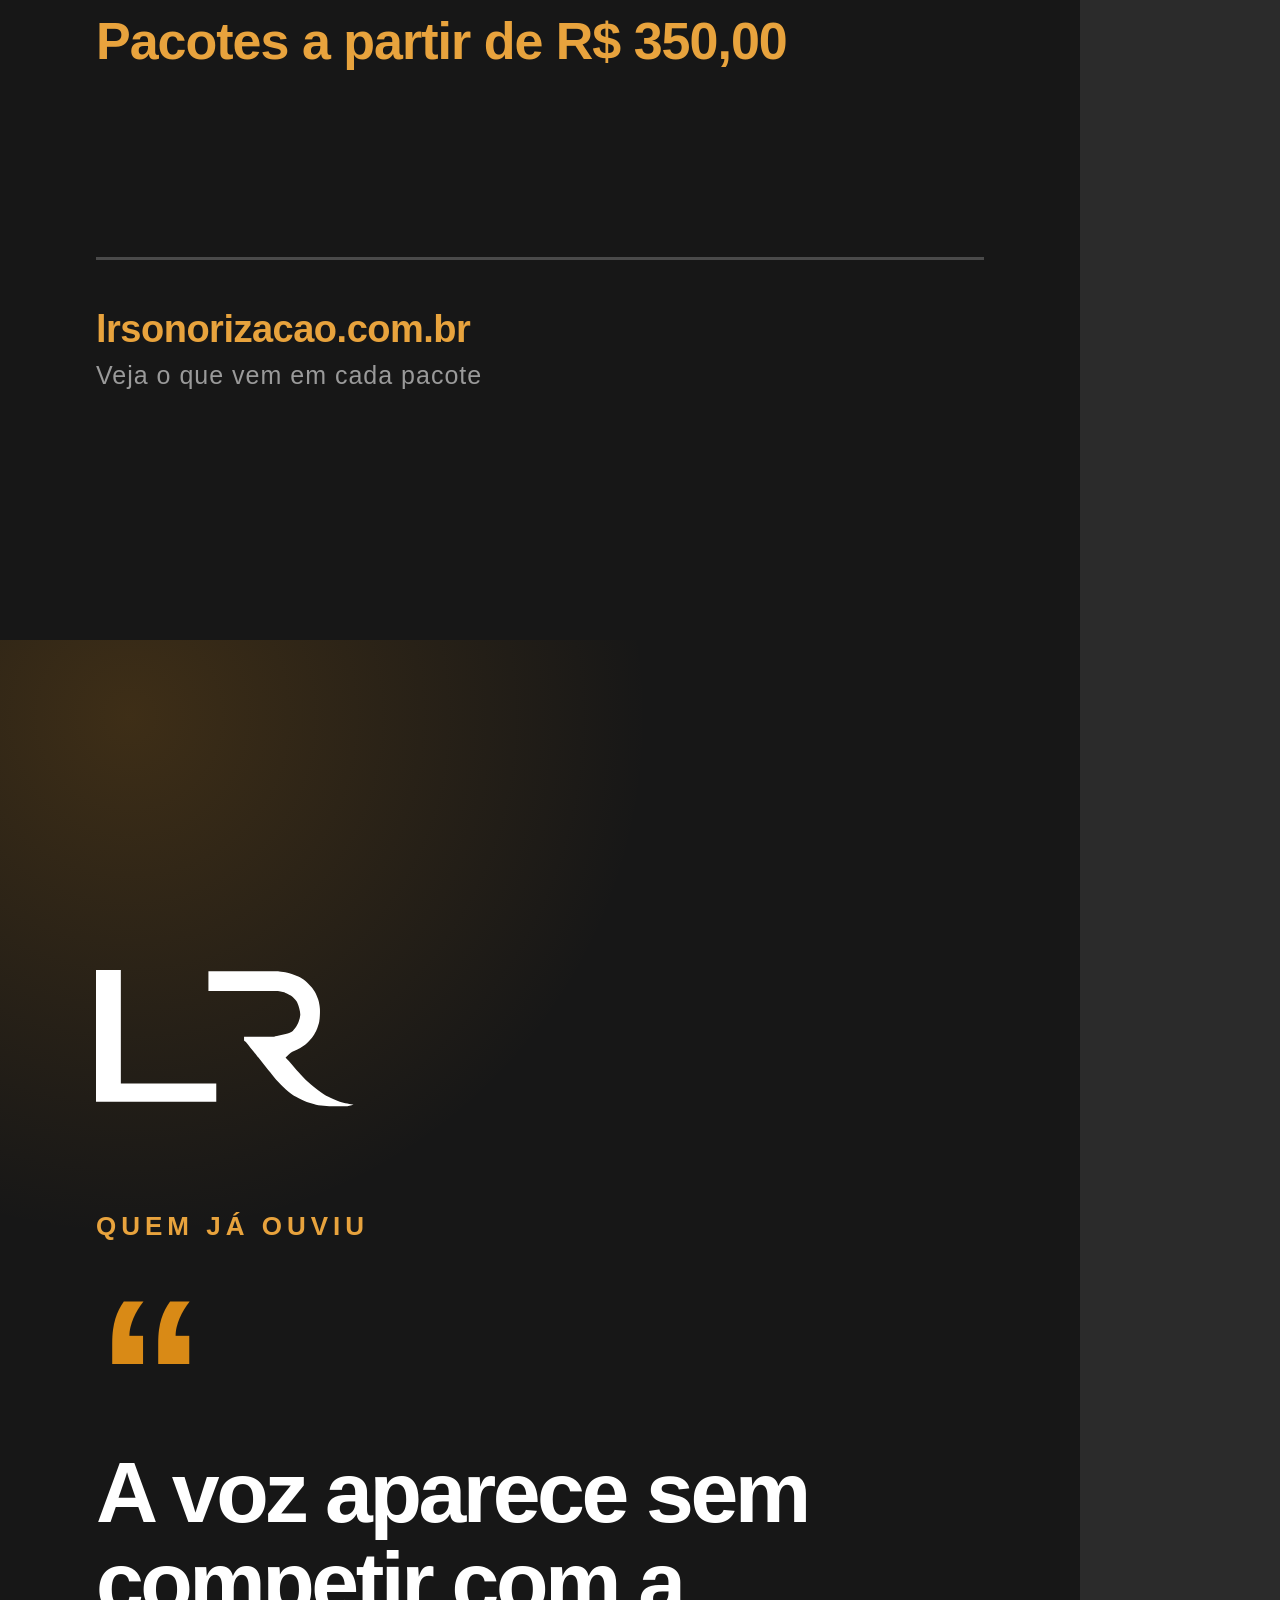
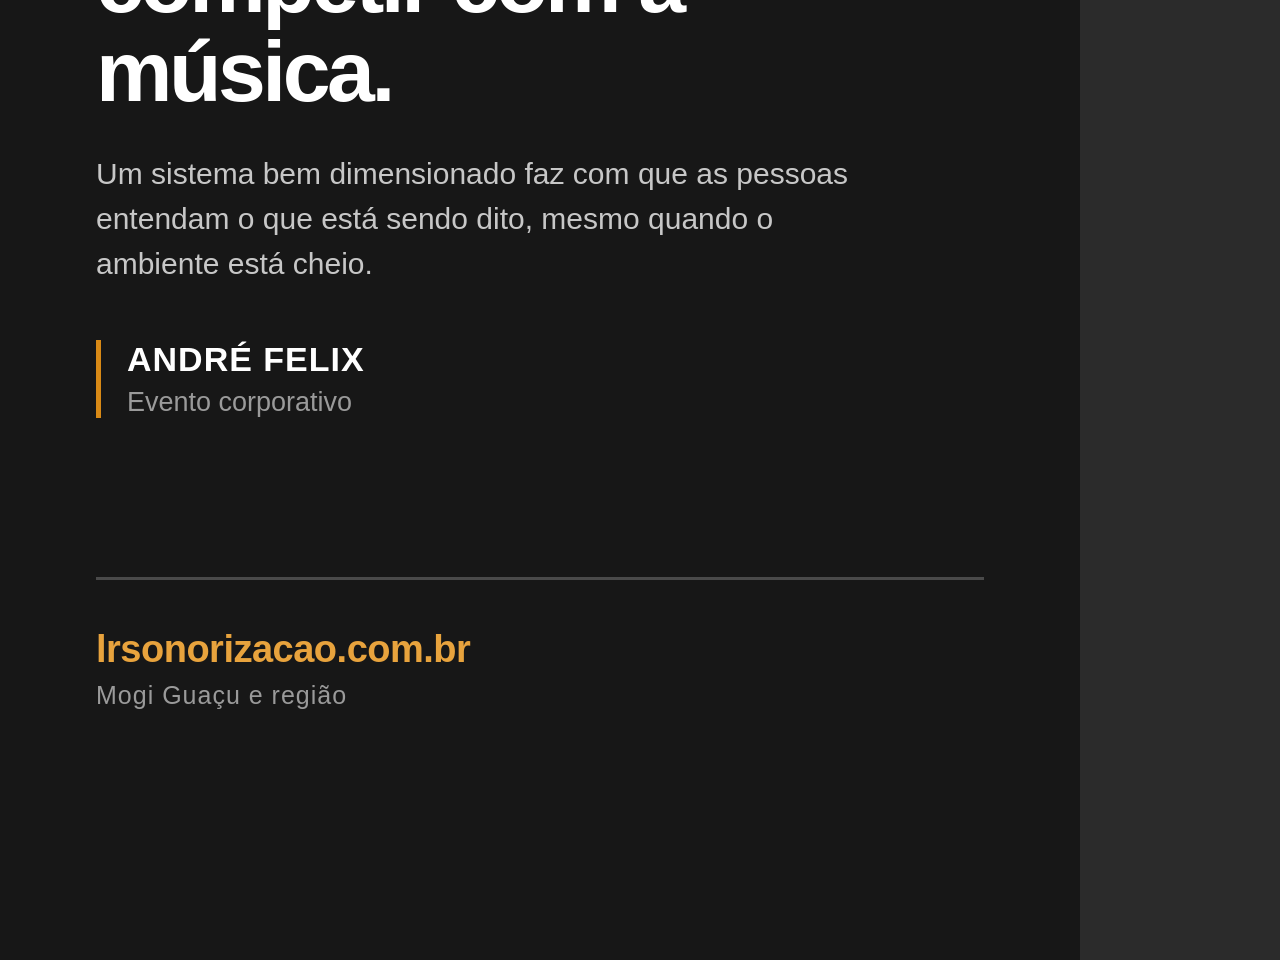
<file: artes-redes/gerador.html>
<!DOCTYPE html>
<html lang="pt-BR">
<head>
<meta charset="UTF-8">
<title>LR Sonorização | Artes para redes sociais</title>
<link rel="preconnect" href="https://fonts.googleapis.com">
<link rel="preconnect" href="https://fonts.gstatic.com" crossorigin>
<link rel="stylesheet" href="https://fonts.googleapis.com/css2?family=Manrope:wght@400..700&display=swap">
<style>
/* Artes para stories (1080x1920). As cores, a tipografia e o logo são os
   mesmos do site; qualquer mudança de identidade deve ser refletida aqui.

   Uso: abrir com ?peca=1, ?peca=2 ou ?peca=3 para isolar uma peça na tela e
   exportá-la. Sem parâmetro, as três aparecem empilhadas para conferência. */
:root {
  --gold: #D98A16;
  --gold-light: #E8A33D;
  --black: #171717;
}

* { box-sizing: border-box; }

body {
  margin: 0;
  padding: 0;
  background: #2b2b2b;
  font-family: Arial, Helvetica, sans-serif;
}

.peca {
  position: relative;
  width: 1080px;
  height: 1920px;
  overflow: hidden;
  background:
    radial-gradient(ellipse 80% 45% at 12% 4%, rgba(217, 138, 22, .20), transparent 60%),
    var(--black);
  color: #fff;
}

body[data-peca] .peca { display: none; }
body[data-peca="1"] #peca-1,
body[data-peca="2"] #peca-2,
body[data-peca="3"] #peca-3 { display: block; }

/* Colunas internas: 96px de respiro lateral e 300px livres no rodapé, que é
   onde a interface do Instagram cobre a arte. */
.conteudo {
  position: relative;
  display: flex;
  flex-direction: column;
  height: 100%;
  padding: 0 96px 250px;
}

.logo { width: 268px; height: auto; }

.eyebrow {
  margin: 0 0 26px;
  color: var(--gold-light);
  font-size: 26px;
  font-weight: 700;
  letter-spacing: 5px;
  text-transform: uppercase;
}

.titulo {
  margin: 0;
  font-size: 96px;
  font-weight: 900;
  line-height: .94;
  letter-spacing: -4.5px;
}

.apoio {
  margin: 34px 0 0;
  max-width: 780px;
  color: #c7c7c7;
  font-size: 30px;
  line-height: 1.5;
}

/* Assinatura: um filete dourado e o endereço do site, sempre na mesma altura
   nas três peças para dar unidade à sequência de posts. */
.assinatura {
  margin-top: auto;
  padding-top: 48px;
  border-top: 3px solid rgba(255, 255, 255, .22);
}

.assinatura .site {
  margin: 0;
  color: var(--gold-light);
  font-size: 38px;
  font-weight: 800;
  letter-spacing: -.5px;
}

.assinatura .cidade {
  margin: 10px 0 0;
  color: #9a9a9a;
  font-size: 25px;
  letter-spacing: 1px;
}

/* ---------- Peça 1: apresentação da marca ---------- */
.foto-topo {
  position: absolute;
  top: 0;
  left: 0;
  width: 1080px;
  height: 780px;
}

.foto-topo img {
  width: 100%;
  height: 100%;
  object-fit: cover;
  object-position: center 42%;
}

/* A foto precisa morrer no preto do fundo para o texto começar sem costura. */
.foto-topo::after {
  content: "";
  position: absolute;
  inset: 0;
  background: linear-gradient(180deg, rgba(23, 23, 23, .30) 0%, rgba(23, 23, 23, 0) 30%, rgba(23, 23, 23, .85) 78%, var(--black) 100%);
}

#peca-1 .conteudo { padding-top: 846px; }
#peca-1 .logo { margin-bottom: 60px; }
#peca-1 .titulo { max-width: 860px; }

/* ---------- Peça 2: os pacotes ---------- */
#peca-2 .conteudo { padding-top: 286px; }
#peca-2 .logo { margin-bottom: 96px; }
#peca-2 .titulo { font-size: 72px; letter-spacing: -3px; max-width: 820px; }

.pacotes {
  margin: 64px 0 0;
  padding: 0;
  list-style: none;
  border-top: 3px solid rgba(255, 255, 255, .22);
}

.pacotes li {
  display: flex;
  align-items: baseline;
  gap: 22px;
  padding: 30px 0;
  border-bottom: 3px solid rgba(255, 255, 255, .22);
  font-size: 42px;
  font-weight: 800;
  letter-spacing: .5px;
}

.pacotes .num,
.pacotes .sep { color: var(--gold-light); }

.destaque {
  margin: 60px 0 0;
  color: var(--gold-light);
  font-size: 52px;
  font-weight: 900;
  letter-spacing: -1px;
}

/* ---------- Peça 3: depoimento ---------- */
#peca-3 .conteudo { padding-top: 330px; }
#peca-3 .logo { margin-bottom: 96px; }

.aspas {
  margin: 0 0 -40px;
  color: var(--gold);
  font-size: 220px;
  font-weight: 900;
  line-height: 1;
}

.citacao {
  margin: 0;
  max-width: 860px;
  font-size: 86px;
  font-weight: 900;
  line-height: 1.04;
  letter-spacing: -3.5px;
}

.autor {
  margin: 54px 0 0;
  padding-left: 26px;
  border-left: 5px solid var(--gold);
}

.autor strong {
  display: block;
  font-size: 34px;
  letter-spacing: 1px;
  text-transform: uppercase;
}

.autor span {
  display: block;
  margin-top: 8px;
  color: #9a9a9a;
  font-size: 27px;
}
</style>
</head>
<body>

<!-- PEÇA 1 | APRESENTAÇÃO DA MARCA -->
<section class="peca" id="peca-1">
  <div class="foto-topo">
    <img src="../assets/fotos/hero-evento.jpg" alt="">
  </div>
  <div class="conteudo">
    <svg class="logo" viewBox="0 0 820 445" aria-hidden="true">
      <path fill="#fff" d="M0 0L76 0L76 347L368 347L368 403L0 403Z"/>
      <path fill="#fff" d="M344 4L557 4C560.67 4.5 572 5.67 579 7C586 8.33 592.33 9.83 599 12C605.67 14.17 612.33 16.67 619 20C625.67 23.33 632.33 26.67 639 32C645.67 37.33 654 46.33 659 52C664 57.67 666.33 61.67 669 66C671.67 70.33 673.33 74.33 675 78C676.67 81.67 677.83 84.67 679 88C680.17 91.33 681 93 682 98C683 103 684.5 111.33 685 118C685.5 124.67 685.33 131.33 685 138C684.67 144.67 684.33 151.33 683 158C681.67 164.67 679.17 172.17 677 178C674.83 183.83 672.17 188.83 670 193C667.83 197.17 666.33 199.67 664 203C661.67 206.33 659 209.67 656 213C653 216.33 649.83 219.67 646 223C642.17 226.33 638 229.67 633 233C628 236.33 622.17 239.67 616 243C609.83 246.33 602 248.83 596 253C590 257.17 582.67 265.5 580 268C582.33 270.5 589.5 278 594 283C598.5 288 602.67 293 607 298C611.33 303 615.5 308 620 313C624.5 318 629.17 323 634 328C638.83 333 643.5 338 649 343C654.5 348 660.67 353 667 358C673.33 363 679.67 368 687 373C694.33 378 701.17 383 711 388C720.83 393 733.17 399 746 403C758.83 407 781 410.5 788 412L769 417L714 417L680 414C673.83 412.17 654.33 407.33 643 403C631.67 398.67 620.83 393 612 388C603.17 383 596.5 378 590 373C583.5 368 578.33 363 573 358C567.67 353 562.67 348 558 343C553.33 338 549.17 333 545 328C540.83 323 537 318 533 313C529 308 525 303 521 298C517 293 513 288 509 283C505 278 501 273 497 268C493 263 488.33 257.17 485 253C481.67 248.83 479.67 246.33 477 243C474.33 239.67 471.67 236.33 469 233C466.33 229.67 463.67 225.83 461 223C458.33 220.17 454.33 217.17 453 216L453 204L545 204C552.67 202.17 580.33 197.33 591 193C601.67 188.67 604.17 183.83 609 178C613.83 172.17 617.33 164.67 620 158C622.67 151.33 624.67 144.67 625 138C625.33 131.33 623.67 124.67 622 118C620.33 111.33 617.5 103 615 98C612.5 93 610.17 91.33 607 88C603.83 84.67 600.5 81 596 78C591.5 75 585.17 72 580 70C574.83 68 568.83 67 565 66C561.17 65 558.33 64.33 557 64L344 64Z"/>
    </svg>
    <p class="eyebrow">Sonorização profissional</p>
    <h1 class="titulo">Seu evento merece um som à altura.</h1>
    <p class="apoio">Estrutura, operação e cuidado com cada detalhe, para que tudo seja ouvido com clareza, presença e equilíbrio.</p>
    <footer class="assinatura">
      <p class="site">lrsonorizacao.com.br</p>
      <p class="cidade">Mogi Guaçu e região</p>
    </footer>
  </div>
</section>

<!-- PEÇA 2 | OS PACOTES PRONTOS -->
<section class="peca" id="peca-2">
  <div class="conteudo">
    <svg class="logo" viewBox="0 0 820 445" aria-hidden="true">
      <path fill="#fff" d="M0 0L76 0L76 347L368 347L368 403L0 403Z"/>
      <path fill="#fff" d="M344 4L557 4C560.67 4.5 572 5.67 579 7C586 8.33 592.33 9.83 599 12C605.67 14.17 612.33 16.67 619 20C625.67 23.33 632.33 26.67 639 32C645.67 37.33 654 46.33 659 52C664 57.67 666.33 61.67 669 66C671.67 70.33 673.33 74.33 675 78C676.67 81.67 677.83 84.67 679 88C680.17 91.33 681 93 682 98C683 103 684.5 111.33 685 118C685.5 124.67 685.33 131.33 685 138C684.67 144.67 684.33 151.33 683 158C681.67 164.67 679.17 172.17 677 178C674.83 183.83 672.17 188.83 670 193C667.83 197.17 666.33 199.67 664 203C661.67 206.33 659 209.67 656 213C653 216.33 649.83 219.67 646 223C642.17 226.33 638 229.67 633 233C628 236.33 622.17 239.67 616 243C609.83 246.33 602 248.83 596 253C590 257.17 582.67 265.5 580 268C582.33 270.5 589.5 278 594 283C598.5 288 602.67 293 607 298C611.33 303 615.5 308 620 313C624.5 318 629.17 323 634 328C638.83 333 643.5 338 649 343C654.5 348 660.67 353 667 358C673.33 363 679.67 368 687 373C694.33 378 701.17 383 711 388C720.83 393 733.17 399 746 403C758.83 407 781 410.5 788 412L769 417L714 417L680 414C673.83 412.17 654.33 407.33 643 403C631.67 398.67 620.83 393 612 388C603.17 383 596.5 378 590 373C583.5 368 578.33 363 573 358C567.67 353 562.67 348 558 343C553.33 338 549.17 333 545 328C540.83 323 537 318 533 313C529 308 525 303 521 298C517 293 513 288 509 283C505 278 501 273 497 268C493 263 488.33 257.17 485 253C481.67 248.83 479.67 246.33 477 243C474.33 239.67 471.67 236.33 469 233C466.33 229.67 463.67 225.83 461 223C458.33 220.17 454.33 217.17 453 216L453 204L545 204C552.67 202.17 580.33 197.33 591 193C601.67 188.67 604.17 183.83 609 178C613.83 172.17 617.33 164.67 620 158C622.67 151.33 624.67 144.67 625 138C625.33 131.33 623.67 124.67 622 118C620.33 111.33 617.5 103 615 98C612.5 93 610.17 91.33 607 88C603.83 84.67 600.5 81 596 78C591.5 75 585.17 72 580 70C574.83 68 568.83 67 565 66C561.17 65 558.33 64.33 557 64L344 64Z"/>
    </svg>
    <p class="eyebrow">Soluções prontas</p>
    <h2 class="titulo">Estruturas prontas para facilitar sua escolha.</h2>
    <ol class="pacotes">
      <li><span class="num">01</span><span class="sep">|</span>EVENTO ESSENCIAL</li>
      <li><span class="num">02</span><span class="sep">|</span>FESTA NA MEDIDA</li>
      <li><span class="num">03</span><span class="sep">|</span>CORPORATIVO <span class="sep">|</span> RELIGIOSO</li>
      <li><span class="num">04</span><span class="sep">|</span>FESTA PRA VALER</li>
    </ol>
    <p class="destaque">Pacotes a partir de R$&nbsp;350,00</p>
    <footer class="assinatura">
      <p class="site">lrsonorizacao.com.br</p>
      <p class="cidade">Veja o que vem em cada pacote</p>
    </footer>
  </div>
</section>

<!-- PEÇA 3 | DEPOIMENTO -->
<section class="peca" id="peca-3">
  <div class="conteudo">
    <svg class="logo" viewBox="0 0 820 445" aria-hidden="true">
      <path fill="#fff" d="M0 0L76 0L76 347L368 347L368 403L0 403Z"/>
      <path fill="#fff" d="M344 4L557 4C560.67 4.5 572 5.67 579 7C586 8.33 592.33 9.83 599 12C605.67 14.17 612.33 16.67 619 20C625.67 23.33 632.33 26.67 639 32C645.67 37.33 654 46.33 659 52C664 57.67 666.33 61.67 669 66C671.67 70.33 673.33 74.33 675 78C676.67 81.67 677.83 84.67 679 88C680.17 91.33 681 93 682 98C683 103 684.5 111.33 685 118C685.5 124.67 685.33 131.33 685 138C684.67 144.67 684.33 151.33 683 158C681.67 164.67 679.17 172.17 677 178C674.83 183.83 672.17 188.83 670 193C667.83 197.17 666.33 199.67 664 203C661.67 206.33 659 209.67 656 213C653 216.33 649.83 219.67 646 223C642.17 226.33 638 229.67 633 233C628 236.33 622.17 239.67 616 243C609.83 246.33 602 248.83 596 253C590 257.17 582.67 265.5 580 268C582.33 270.5 589.5 278 594 283C598.5 288 602.67 293 607 298C611.33 303 615.5 308 620 313C624.5 318 629.17 323 634 328C638.83 333 643.5 338 649 343C654.5 348 660.67 353 667 358C673.33 363 679.67 368 687 373C694.33 378 701.17 383 711 388C720.83 393 733.17 399 746 403C758.83 407 781 410.5 788 412L769 417L714 417L680 414C673.83 412.17 654.33 407.33 643 403C631.67 398.67 620.83 393 612 388C603.17 383 596.5 378 590 373C583.5 368 578.33 363 573 358C567.67 353 562.67 348 558 343C553.33 338 549.17 333 545 328C540.83 323 537 318 533 313C529 308 525 303 521 298C517 293 513 288 509 283C505 278 501 273 497 268C493 263 488.33 257.17 485 253C481.67 248.83 479.67 246.33 477 243C474.33 239.67 471.67 236.33 469 233C466.33 229.67 463.67 225.83 461 223C458.33 220.17 454.33 217.17 453 216L453 204L545 204C552.67 202.17 580.33 197.33 591 193C601.67 188.67 604.17 183.83 609 178C613.83 172.17 617.33 164.67 620 158C622.67 151.33 624.67 144.67 625 138C625.33 131.33 623.67 124.67 622 118C620.33 111.33 617.5 103 615 98C612.5 93 610.17 91.33 607 88C603.83 84.67 600.5 81 596 78C591.5 75 585.17 72 580 70C574.83 68 568.83 67 565 66C561.17 65 558.33 64.33 557 64L344 64Z"/>
    </svg>
    <p class="eyebrow">Quem já ouviu</p>
    <p class="aspas" aria-hidden="true">“</p>
    <blockquote class="citacao">A voz aparece sem competir com a música.</blockquote>
    <p class="apoio">Um sistema bem dimensionado faz com que as pessoas entendam o que está sendo dito, mesmo quando o ambiente está cheio.</p>
    <div class="autor">
      <strong>André Felix</strong>
      <span>Evento corporativo</span>
    </div>
    <footer class="assinatura">
      <p class="site">lrsonorizacao.com.br</p>
      <p class="cidade">Mogi Guaçu e região</p>
    </footer>
  </div>
</section>

<script>
  const peca = new URLSearchParams(location.search).get("peca");
  if (peca) document.body.dataset.peca = peca;
</script>
</body>
</html>
</file>
<file: style.css>
:root {
  --gold: #D98A16;
  --gold-dark: #B96F0D;
  --black: #171717;
  --gray: #626262;
  --line: #B8B8B8;
  --paper: #FAFAFA;
  --white: #FFFFFF;
  --max: 1240px;
  --section-y: 64px;
  --title-gap: 22px;
  --module-gap: 40px;
  --header-offset: 120px;
}

* { box-sizing: border-box; }

html {
  scroll-behavior: smooth;
  overflow-x: hidden;
  scroll-padding-top: var(--header-offset);
}

body {
  margin: 0;
  background: var(--paper);
  color: var(--black);
  font-family: Arial, Helvetica, sans-serif;
  line-height: 1.5;
  overflow-x: hidden;
  max-width: 100%;
}

a { color: inherit; text-decoration: none; }

.site-header {
  position: sticky;
  top: 0;
  z-index: 20;
  padding: 20px max(28px, calc((100vw - var(--max)) / 2));
  background: rgba(250,250,250,.97);
  border-bottom: 2px solid var(--line);
}

.site-nav {
  display: flex;
  align-items: center;
  justify-content: space-between;
  gap: 20px;
}

.skip-link {
  position: absolute;
  top: -60px;
  left: 12px;
  z-index: 50;
  padding: 12px 18px;
  background: var(--black);
  color: white;
  font-weight: 700;
  transition: top .2s ease;
}

.skip-link:focus {
  top: 12px;
}

.brand {
  display: flex;
  align-items: center;
  gap: 14px;
}

/* Logotipo da marca. A altura visual das letras continua 56px; os 2px extras
   são só a margem do SVG onde mora a sombra 3D, compensados na margem. */
.brand-mark {
  display: block;
  height: 60px;
  width: auto;
  margin: -2px 0;
}

/* O "LR" já está no símbolo, então o cabeçalho completa a marca só com a
   palavra: caixa alta em Manrope com tracking largo, separada do símbolo por
   um filete dourado. */
.brand-word {
  position: relative;
  display: block;
  padding-left: 18px;
  color: var(--black);
  font-family: "Manrope", Arial, Helvetica, sans-serif;
  font-size: 25px;
  font-weight: 600;
  line-height: 1;
  letter-spacing: .17em;
  text-transform: uppercase;
  /* O tracking sobra depois da última letra; a margem negativa devolve o
     espaço para a palavra ficar opticamente alinhada. */
  margin-right: -.17em;
  transition: color .2s ease;
}

.brand-word::before {
  content: "";
  position: absolute;
  left: 0;
  top: 50%;
  width: 2px;
  height: 44px;
  transform: translateY(-50%);
  background: linear-gradient(
    180deg,
    rgba(217, 138, 22, 0),
    var(--gold) 20%,
    var(--gold) 80%,
    rgba(217, 138, 22, 0));
}

.brand:hover .brand-word { color: var(--gold-dark); }

.header-whatsapp,
.button.primary {
  background: var(--gold);
  color: white;
  font-weight: 800;
}

.header-whatsapp {
  display: inline-flex;
  align-items: center;
  justify-content: center;
  padding: 14px 24px;
  border-radius: 999px;
}

.nav-actions {
  display: flex;
  align-items: center;
  gap: 14px;
}

.nav-links {
  display: flex;
  align-items: center;
  gap: 26px;
  margin: 0;
  padding: 0;
  list-style: none;
}

.nav-links li { flex: 0 0 auto; }

.nav-links a {
  position: relative;
  display: block;
  padding: 6px 0;
  color: var(--gray);
  font-size: 13px;
  font-weight: 700;
  letter-spacing: 1.4px;
  text-transform: uppercase;
  white-space: nowrap;
  transition: color .2s ease;
}

.nav-links a::after {
  content: "";
  position: absolute;
  inset: auto 0 0 0;
  height: 2px;
  background: var(--gold);
  transform: scaleX(0);
  transform-origin: left;
  transition: transform .25s ease;
}

.nav-links a:hover,
.nav-links a[aria-current="true"] {
  color: var(--black);
}

.nav-links a:hover::after,
.nav-links a[aria-current="true"]::after {
  transform: scaleX(1);
}

.nav-toggle {
  display: none;
  width: 46px;
  height: 46px;
  padding: 0;
  border: 2px solid var(--line);
  background: transparent;
  cursor: pointer;
}

.nav-toggle-bars {
  position: relative;
  margin: auto;
}

.nav-toggle-bars,
.nav-toggle-bars::before,
.nav-toggle-bars::after {
  display: block;
  width: 20px;
  height: 2px;
  background: var(--black);
  transition: transform .25s ease, background-color .2s ease;
}

.nav-toggle-bars::before,
.nav-toggle-bars::after {
  content: "";
  position: absolute;
  left: 0;
}

.nav-toggle-bars::before { top: -6px; }
.nav-toggle-bars::after { top: 6px; }

.site-header.nav-open .nav-toggle-bars { background: transparent; }
.site-header.nav-open .nav-toggle-bars::before { transform: translateY(6px) rotate(45deg); }
.site-header.nav-open .nav-toggle-bars::after { transform: translateY(-6px) rotate(-45deg); }

/* Sombra sutil só depois que a página rola, para separar o header do conteúdo. */
.site-header.is-scrolled {
  box-shadow: 0 12px 30px rgba(23, 23, 23, .09);
}

:focus-visible {
  outline: 3px solid var(--gold-dark);
  outline-offset: 3px;
}

.equipment :focus-visible,
.lighting :focus-visible,
.solutions-entry :focus-visible,
.cta :focus-visible {
  outline-color: var(--white);
}

.section {
  width: min(var(--max), calc(100% - 68px));
  margin-inline: auto;
  padding-block: var(--section-y);
}

/* Duas faixas claras seguidas compartilham um único vão de --section-y.
   Nas mudanças de cor cada lado mantém o padding (80 + 80). */
.section + .section,
.statement + .section {
  padding-top: 0;
}

.hero {
  display: grid;
  grid-template-columns: 1fr .72fr;
  align-items: center;
  gap: 70px;
  min-height: 0;
}

.eyebrow {
  margin: 0 0 20px;
  color: var(--gold-dark);
  font-size: 15px;
  font-weight: 700;
  letter-spacing: 2.8px;
}

h1, h2, p { margin-top: 0; }

h1 {
  margin-bottom: 28px;
  font-size: clamp(44px, 6vw, 78px);
  line-height: .94;
  letter-spacing: -4px;
  font-weight: 900;
}

h1 span, .cta h2 span { color: var(--gold); }

h2 {
  margin-bottom: var(--title-gap);
  font-size: clamp(28px, 3.8vw, 46px);
  line-height: 1.08;
  letter-spacing: -1.5px;
}

.lead {
  max-width: 680px;
  color: var(--gray);
  font-size: 20px;
  line-height: 1.55;
}

.actions {
  display: flex;
  flex-wrap: wrap;
  gap: 14px;
  margin-top: 34px;
}

.button {
  display: inline-block;
  padding: 17px 28px;
  border: 1px solid var(--black);
  border-radius: 10px;
  font-size: 17px;
  font-weight: 800;
}

.button.primary { border-color: var(--gold); }
.button.secondary { background: transparent; }

/* Botão com título e subtítulo: o padding vertical menor compensa a segunda
   linha, para ele ficar da mesma altura dos botões de uma linha ao lado. */
.button-stacked {
  display: inline-flex;
  flex-direction: column;
  justify-content: center;
  gap: 2px;
  padding-top: 9px;
  padding-bottom: 9px;
  line-height: 1.15;
}

.button-sub {
  align-self: flex-end;
  color: var(--gold-dark);
  font-size: 12px;
  font-weight: 700;
  letter-spacing: .08em;
  text-transform: uppercase;
}

.button-arrow {
  display: inline-block;
  transition: transform .2s ease;
}

.button-stacked:hover .button-arrow { transform: translateX(4px); }

.button.button-solutions {
  border-color: var(--gold);
  background: var(--white);
  color: var(--black);
}

.button.button-solutions:hover { background: rgba(217, 138, 22, .10); }

.button-solutions .button-arrow,
.button-solutions .button-sub { color: var(--gold-dark); }

/* Abaixo de 521px os dois botões de cima não cabem lado a lado. */
@media (min-width: 521px) {
  .actions {
    display: grid;
    grid-template-columns: repeat(2, max-content);
  }

  .actions .button-solutions {
    grid-column: 1 / -1;
    justify-self: center;
  }
}

.actions .button.primary,
.actions .button-solutions {
  animation: lr-button-glow 2.4s ease-in-out infinite;
}

.actions .button-solutions { animation-delay: 1.2s; }

@keyframes lr-button-glow {
  0%, 100% { box-shadow: 0 0 0 0 rgba(217, 138, 22, 0); }
  50% { box-shadow: 0 0 22px 4px rgba(217, 138, 22, .5); }
}

.button, .header-whatsapp {
  transition: transform .2s ease, box-shadow .2s ease, background-color .2s ease, color .2s ease;
}

.button:hover, .header-whatsapp:hover {
  transform: translateY(-2px);
}

.button:active, .header-whatsapp:active {
  transform: translateY(0);
}

.hero-image {
  position: relative;
  margin: 0;
  min-height: 440px;
  overflow: hidden;
  border-radius: 36px;
  background: #e4e0d8;
}

.hero-image img {
  display: block;
  width: 100%;
  height: 100%;
  min-height: 440px;
  object-fit: cover;
  object-position: 42% 58%;
  opacity: .68;
  filter: saturate(.72) contrast(.94) brightness(1.08);
}

.hero-image::after {
  content: "";
  position: absolute;
  inset: 0;
  background: linear-gradient(160deg, rgba(250, 250, 250, .32), rgba(250, 250, 250, .08) 50%, rgba(217, 138, 22, .06));
  pointer-events: none;
}

.image-placeholder {
  position: relative;
  min-height: 440px;
  overflow: hidden;
  background:
    linear-gradient(135deg, #d6d6d6, #7f7f7f);
}

.image-placeholder::after {
  content: attr(data-label);
  position: absolute;
  left: 22px;
  bottom: 20px;
  padding: 8px 11px;
  background: rgba(0,0,0,.72);
  color: white;
  font-size: 11px;
  letter-spacing: 1.5px;
}

.statement {
  border-top: 2px solid var(--line);
}

.statement-image {
  display: none;
  height: 470px;
  background: linear-gradient(135deg, #aaa, #444);
}

.statement-copy {
  width: min(var(--max), calc(100% - 68px));
  margin: auto;
  padding: var(--section-y) 0;
}

.statement-copy h2 {
  max-width: 1000px;
  margin: 0;
}

.intro {
  text-align: left;
}

.large-copy {
  max-width: 900px;
  color: var(--gray);
  font-size: 21px;
  line-height: 1.6;
}

.intro .large-copy,
.equipment .large-copy { margin-bottom: 0; }

/* Faixa preta, igual à de Iluminação, para destacar a chamada das soluções
   entre os depoimentos (claro) e o formulário (dourado). */
.solutions-entry {
  background:
    radial-gradient(ellipse 70% 55% at 8% 0%, rgba(217, 138, 22, .16), transparent 58%),
    var(--black);
  color: white;
}

.solutions-entry-inner {
  display: grid;
  grid-template-columns: 1.05fr .95fr;
  gap: 48px 70px;
  align-items: end;
}

.solutions-entry .eyebrow { color: #E8A33D; }

.solutions-entry .large-copy {
  margin-bottom: 28px;
  color: #bbb;
}

/* Preço de entrada logo abaixo do botão, no mesmo dourado claro que a faixa
   escura já usa nos números e no identificador da seção. */
.solutions-entry-hint {
  margin: 16px 0 0;
  color: #E8A33D;
  font-size: 20px;
  font-weight: 800;
}

.solutions-preview {
  margin: 0;
  padding: 0;
  list-style: none;
  border-top: 2px solid rgba(255, 255, 255, .24);
}

.solutions-preview li {
  display: flex;
  align-items: baseline;
  justify-content: space-between;
  gap: 16px;
  padding: 18px 0;
  border-bottom: 2px solid rgba(255, 255, 255, .24);
}

.solutions-preview .solution-name {
  margin: 0;
  font-size: 18px;
}

.solutions-preview .number {
  position: static;
  display: block;
  margin: 0;
  color: #E8A33D;
  font-size: 18px;
}

.page-back-bar {
  position: sticky;
  top: 0;
  z-index: 20;
  padding: 14px max(28px, calc((100vw - var(--max)) / 2));
  background: rgba(250, 250, 250, .97);
  border-bottom: 2px solid var(--line);
}

.page-back {
  display: inline-flex;
  align-items: center;
  justify-content: center;
  width: 48px;
  height: 48px;
  margin-left: -10px;
  color: var(--black);
  transition: transform .2s ease;
}

.page-back:hover { transform: translateX(-3px); }
.page-back:active { transform: translateX(0); }

.page-back svg {
  display: block;
  width: 28px;
  height: 28px;
  fill: currentColor;
}

/* Abertura da página: um filete dourado, o identificador da marca, o título e
   dois níveis de texto de apoio. */
.solutions-hero {
  padding-bottom: var(--module-gap);
}

.solutions-hero-eyebrow {
  position: relative;
  margin-bottom: 18px;
  padding-top: 20px;
  text-transform: uppercase;
}

.solutions-hero-eyebrow::before {
  content: "";
  position: absolute;
  top: 0;
  left: 0;
  width: 56px;
  height: 3px;
  background: var(--gold);
}

.solutions-hero h1 {
  max-width: 920px;
  margin-bottom: 18px;
  font-size: clamp(38px, 5.4vw, 66px);
  line-height: 1.04;
  letter-spacing: -2px;
}

.solutions-hero-lead {
  max-width: 720px;
  margin-bottom: 14px;
  color: var(--black);
  font-size: clamp(20px, 2.2vw, 25px);
  font-weight: 500;
  line-height: 1.35;
}

.solutions-hero-note {
  max-width: 620px;
  margin-bottom: 0;
  color: var(--gray);
  font-size: 17px;
  line-height: 1.6;
}

/* Em telas estreitas o identificador quebraria deixando o separador sozinho no
   fim da linha; um corpo e um tracking menores o mantêm em uma linha só. */
@media (max-width: 480px) {
  .solutions-hero-eyebrow {
    font-size: 13px;
    letter-spacing: 1.8px;
  }
}

.solutions-list {
  display: grid;
  grid-template-columns: 1fr 1fr;
  gap: 20px;
  padding-top: 0;
}

.solutions-back {
  display: flex;
  justify-content: center;
  padding-top: 12px;
}

.solutions-back-link {
  display: inline-flex;
  align-items: center;
  gap: 10px;
  padding: 16px 32px;
  border: 2px solid var(--line);
  background: var(--white);
  color: var(--black);
  font-size: 17px;
  font-weight: 800;
  transition: transform .2s ease, border-color .2s ease, box-shadow .2s ease;
}

.solutions-back-link svg {
  display: block;
  width: 22px;
  height: 22px;
  fill: currentColor;
}

.solutions-back-link:hover {
  transform: translateX(-4px);
  border-color: var(--black);
  box-shadow: 4px 4px 0 var(--black);
}

.solutions-back-link:active {
  transform: translateX(0);
  box-shadow: none;
}

.solution {
  position: relative;
  padding: 36px 36px 32px;
  border: 2px solid var(--line);
  background: var(--white);
}

.solution .number {
  position: static;
  display: block;
  margin-bottom: 18px;
  font-size: 32px;
}

.solution-name {
  display: flex;
  align-items: baseline;
  gap: 12px;
  margin: 0 0 16px;
  font-size: 22px;
  font-weight: 900;
  letter-spacing: .4px;
}

.solution-name .number { margin-bottom: 0; }

.number-sep {
  color: var(--gold);
  font-weight: 700;
}

.solution .service-title { margin-bottom: 10px; }

.solution > p {
  max-width: 460px;
  margin: 0 0 18px;
  color: var(--gray);
  font-size: 17px;
}

.solution-price {
  color: var(--black);
  font-size: 18px;
  font-weight: 800;
}

.solution-profile {
  margin: 4px 0 22px;
}

.solution-profile-label {
  margin: 0 0 8px;
  color: var(--black);
  font-size: 13px;
  font-weight: 800;
  letter-spacing: 1.4px;
  text-transform: uppercase;
}

.solution ul {
  margin: 0 0 26px;
  padding-left: 18px;
  color: var(--gray);
  font-size: 16px;
  line-height: 1.7;
}

.solution-profile ul { margin-bottom: 0; }

.solution .button { margin-top: 4px; }

.solutions-list .solution {
  display: flex;
  flex-direction: column;
  border-radius: 24px;
}

/* Empurra o botão para a base do card: como as colunas da grade têm a mesma
   altura, os botões de uma mesma linha ficam alinhados entre si. */
.solutions-list .solution .button {
  align-self: flex-start;
  margin-top: auto;
  border-color: var(--gold);
  background: var(--gold);
  color: var(--white);
}

.solution-kit01 .solution-profile,
.solution-kit02 .solution-profile,
.solution-kit03 .solution-profile,
.solution-kit04 .solution-profile { margin-bottom: 18px; }

.solution-kit03 .solution-name {
  flex-wrap: wrap;
  gap: 8px;
}

/* Mantém o separador colado no termo que vem depois dele, para que os dois
   quebrem juntos em vez de a barra ficar sozinha no fim da linha. */
.solution-name .title-part {
  display: inline-flex;
  align-items: baseline;
  gap: 8px;
  white-space: nowrap;
}

.solution-kit02 .kit-item-strong {
  color: var(--black);
  font-weight: 800;
}

.solution-kit02 .kit-item-note,
.solution-kit03 .kit-item-note,
.solution-kit04 .kit-item-note {
  display: block;
  margin-top: 1px;
  font-size: 13px;
  line-height: 1.45;
  opacity: .8;
}

.solution-kit01 .kit-capacity,
.solution-kit02 .kit-capacity,
.solution-kit03 .kit-capacity,
.solution-kit04 .kit-capacity {
  margin: 0 0 16px;
  padding: 12px 14px;
  border-left: 3px solid var(--gold);
  background: rgba(217, 138, 22, .07);
}

.solution-kit01 .kit-capacity-label,
.solution-kit02 .kit-capacity-label,
.solution-kit03 .kit-capacity-label,
.solution-kit04 .kit-capacity-label {
  margin: 0 0 2px;
  color: var(--gray);
  font-size: 12px;
  font-weight: 800;
  letter-spacing: 1.4px;
  text-transform: uppercase;
}

.solution-kit01 .kit-capacity-value,
.solution-kit02 .kit-capacity-value,
.solution-kit03 .kit-capacity-value,
.solution-kit04 .kit-capacity-value {
  margin: 0;
  color: var(--black);
  font-size: 18px;
  font-weight: 800;
}

.solution-kit01 .kit-notes,
.solution-kit02 .kit-notes,
.solution-kit03 .kit-notes,
.solution-kit04 .kit-notes { margin: 0 0 20px; }

.solution-kit01 .kit-notes p,
.solution-kit02 .kit-notes p,
.solution-kit03 .kit-notes p,
.solution-kit04 .kit-notes p {
  max-width: 460px;
  margin: 0 0 6px;
  color: var(--gray);
  font-size: 13px;
  line-height: 1.6;
  opacity: .85;
}

.solution-kit01 .kit-notes p:last-child,
.solution-kit02 .kit-notes p:last-child,
.solution-kit03 .kit-notes p:last-child,
.solution-kit04 .kit-notes p:last-child { margin-bottom: 0; }

@media (max-width: 720px) {
  .solution-kit01 .kit-capacity,
  .solution-kit02 .kit-capacity,
  .solution-kit03 .kit-capacity,
  .solution-kit04 .kit-capacity { padding: 10px 12px; }

  .solution-kit01 .kit-capacity-value,
  .solution-kit02 .kit-capacity-value,
  .solution-kit03 .kit-capacity-value,
  .solution-kit04 .kit-capacity-value { font-size: 17px; }

  /* Em telas estreitas o rótulo quebraria em duas linhas e o formato de pílula
     ficaria deformado; um respiro lateral menor mantém tudo em uma linha. */
  .solutions-list .solution .button {
    padding-right: 22px;
    padding-left: 22px;
    white-space: nowrap;
  }
}

.section-heading {
  padding-bottom: var(--module-gap);
  border-bottom: 2px solid var(--line);
}

.section-heading h2 {
  margin-bottom: var(--title-gap);
}

.section-heading p {
  color: var(--gray);
  font-size: 20px;
}

.service {
  position: relative;
  min-height: 190px;
  padding: 42px 110px 38px 45px;
  border-bottom: 2px solid var(--line);
}

.number {
  position: absolute;
  right: 34px;
  top: 34px;
  color: var(--gold);
  font-size: 46px;
  font-weight: 900;
}

.service-title {
  margin-bottom: 8px;
  font-size: 22px;
  font-weight: 900;
}

.service > p:last-child {
  max-width: 760px;
  color: var(--gray);
  font-size: 17px;
}

.service:last-child {
  min-height: 0;
}

@media (min-width: 1101px) {
  .services {
    display: grid;
    grid-template-columns: repeat(5, minmax(0, 1fr));
  }

  .services .section-heading {
    grid-column: 1 / -1;
    border-bottom: 0;
  }

  .services .service {
    min-height: 0;
    padding: 30px 20px 32px;
    border-top: 2px solid var(--line);
    border-left: 2px solid var(--line);
  }

  .services .service:last-child { border-right: 2px solid var(--line); }

  .services .number {
    position: static;
    display: block;
    margin-bottom: 18px;
    font-size: 40px;
    line-height: 1;
  }

  .services .service-title {
    font-size: clamp(14px, 1.25vw, 18px);
  }

  .services .service > p:last-child { font-size: 15px; }
}

.equipment {
  background: var(--black);
  color: white;
}

.equipment-inner { padding-block: var(--section-y); }

.equipment .eyebrow { color: #E8A33D; }

.equipment .large-copy {
  color: #bbb;
  margin-top: 0;
}

.equipment-grid {
  display: grid;
  grid-template-columns: repeat(3, 1fr);
  margin-top: 60px;
  border-top: 1px solid #666;
  border-left: 1px solid #666;
}

.equipment-grid div {
  min-height: 170px;
  padding: 30px;
  border-right: 1px solid #666;
  border-bottom: 1px solid #666;
}

.equipment-grid strong {
  display: block;
  margin-bottom: 10px;
  font-size: 20px;
}

.equipment-grid span {
  color: #bbb;
}

.cables h2 { margin-bottom: 22px; }

.cable-levels {
  display: grid;
  grid-template-columns: repeat(3, 1fr);
  margin-top: 55px;
  border-top: 2px solid var(--line);
}

.cable-levels > div {
  padding: 30px 28px;
  border-right: 2px solid var(--line);
}

.cable-levels > div:last-child { border-right: 0; }

.cable-levels span {
  color: var(--gold);
  font-size: 32px;
  font-weight: 900;
}

.cable-levels strong {
  display: block;
  margin-top: 15px;
  font-size: 18px;
}

.cable-levels p { color: var(--gray); }

.gallery {
  display: grid;
  grid-template-columns: 1.3fr .85fr .85fr;
  gap: 16px;
  align-items: stretch;
}

.gallery-image {
  position: relative;
  min-height: 400px;
  overflow: hidden;
  border-radius: 28px;
  background: #e4e0d8;
}

.gallery-image:nth-child(2),
.gallery-image:nth-child(3) { min-height: 400px; }

.gallery-image--photo {
  margin: 0;
}

.gallery-image--photo picture,
.gallery-image--photo img {
  display: block;
  width: 100%;
  height: 100%;
  min-height: 400px;
}

.gallery-image--photo img {
  object-fit: cover;
}

.gallery-image--sistema img { object-position: 16% 58%; }
.gallery-image--palco img { object-position: 50% 38%; }
.gallery-image--operacao img { object-position: 42% 46%; }

.gallery-image--operacao::after {
  background:
    linear-gradient(to bottom, rgba(23, 23, 23, .06), transparent 22%, transparent 78%, rgba(23, 23, 23, .1)),
    linear-gradient(160deg, transparent 40%, rgba(217, 138, 22, .04) 100%);
}

.gallery-image--photo::after {
  content: "";
  position: absolute;
  inset: 0;
  background:
    linear-gradient(to right, rgba(250, 250, 250, .1), transparent 14%, transparent 86%, rgba(250, 250, 250, .16)),
    linear-gradient(to bottom, rgba(250, 250, 250, .08), transparent 20%, transparent 80%, rgba(250, 250, 250, .12)),
    linear-gradient(160deg, rgba(250, 250, 250, .1), rgba(217, 138, 22, .05) 70%);
  pointer-events: none;
}

.lighting {
  background:
    radial-gradient(ellipse 70% 55% at 8% 0%, rgba(217, 138, 22, .16), transparent 58%),
    var(--black);
  color: white;
}

.lighting-inner { padding-block: var(--section-y); }

.lighting .eyebrow { color: #E8A33D; }

.lighting h2 {
  max-width: 920px;
}

.lighting .large-copy {
  color: #bbb;
  margin-bottom: 22px;
}

.lighting-copy {
  max-width: 760px;
  margin: 0;
  color: #bbb;
  font-size: 18px;
  line-height: 1.65;
}

.pa-tech h2 {
  max-width: 920px;
}

.pa-tech .large-copy {
  margin-bottom: 22px;
}

.pa-tech-copy {
  max-width: 760px;
  margin: 0;
  color: var(--gray);
  font-size: 18px;
  line-height: 1.65;
}

/* As duas seções são faixas claras; a linha e o vão devolvem a leitura
   de blocos separados, sem um corte pesado. O vão extra é uma fração do
   padrão: com o valor inteiro dos dois lados a emenda abria demais. */
.pa-tech + .about {
  padding-top: calc(var(--section-y) * .6);
  border-top: 1px solid var(--line);
}

.about {
  display: grid;
  grid-template-columns: .85fr 1fr;
  gap: 70px;
  align-items: center;
}

/* O retrato é um recorte com fundo transparente (gerado por
   tools/build-photo-luciano.py), sem moldura nem luz de fundo. O corte é reto;
   a sombra que acompanha o contorno e cai para baixo descola a foto do papel. */
.about-portrait {
  position: relative;
  display: flex;
  justify-content: center;
  align-items: center;
  margin: 0;
  min-height: 600px;
}

.about-portrait img {
  position: relative;
  z-index: 1;
  display: block;
  width: 100%;
  max-width: 470px;
  height: auto;
  filter: drop-shadow(0 22px 22px rgba(0, 0, 0, .22));
}

.about-copy h2 {
  font-size: 26px;
  line-height: 1.28;
  letter-spacing: -.4px;
  padding-bottom: 20px;
  margin-bottom: 22px;
  border-bottom: 2px solid var(--line);
}

.about-copy p:not(.eyebrow) {
  color: var(--gray);
  font-size: 18px;
  line-height: 1.65;
}

.about-hand-block {
  position: relative;
}

.about-hand-block::before {
  content: "";
  position: absolute;
  z-index: 0;
  inset: -28% -36% -22%;
  border-radius: 50%;
  background: radial-gradient(
    92% 82% at 40% 45%,
    rgba(217, 138, 22, .06),
    rgba(217, 138, 22, .025) 52%,
    rgba(217, 138, 22, 0) 80%);
  pointer-events: none;
}

/* A apresentação do Luciano é a voz dele: fica em Noto Sans, um pouco maior e
   mais escura que o texto de apoio, para se destacar sem virar título. */
.about-copy p.about-hand {
  position: relative;
  z-index: 1;
  color: var(--black);
  font-family: "Noto Sans", Arial, Helvetica, sans-serif;
  font-size: 20px;
  font-weight: 400;
  line-height: 1.62;
}

.about-hand-block .about-hand:last-of-type {
  margin-bottom: 0;
}

.about-sign {
  position: relative;
  z-index: 1;
  display: block;
  width: min(248px, 58%);
  height: auto;
  margin: 8px 2% 0 auto;
  opacity: .88;
}

.about + .testimonials {
  position: relative;
  padding-top: calc(var(--section-y) * .6);
}

.about + .testimonials::before {
  content: "";
  position: absolute;
  top: 0;
  left: 50%;
  width: 100vw;
  transform: translateX(-50%);
  border-top: 2px solid var(--line);
  pointer-events: none;
}

.testimonials h2 {
  max-width: 900px;
  margin-bottom: 0;
}

.testimonial-grid {
  display: grid;
  grid-template-columns: repeat(3, 1fr);
  gap: 36px 28px;
  margin-top: 45px;
}

.testimonial {
  margin: 0;
  padding: 0;
  border: 0;
  text-align: center;
}

.testimonial-avatar {
  display: grid;
  place-items: center;
  width: 64px;
  height: 64px;
  margin: 0 auto 16px;
  border-radius: 50%;
  background: rgba(217, 138, 22, .1);
  border: 2px solid rgba(217, 138, 22, .24);
}

.testimonial-frequency {
  display: block;
  width: 30px;
  height: 30px;
  fill: var(--gold);
}

.testimonial blockquote {
  margin: 0 0 12px;
  font-size: 18px;
  line-height: 1.4;
  font-weight: 700;
}

.testimonial p {
  margin: 0 0 18px;
  color: var(--gray);
  font-size: 15px;
  line-height: 1.5;
}

.testimonial strong,
.testimonial span {
  display: block;
}

.testimonial span {
  margin-top: 4px;
  color: var(--gray);
}

.cta {
  background: var(--gold);
  color: white;
}

.cta-inner {
  width: min(var(--max), calc(100% - 68px));
  margin: auto;
  padding-block: var(--section-y);
}

.cta .eyebrow { color: white; }

.cta h2 {
  max-width: 1000px;
  margin-bottom: 10px;
}

.cta-inner > p:not(.eyebrow) {
  max-width: 720px;
  font-size: 20px;
}

.button.light {
  margin-top: 20px;
  background: white;
  color: var(--black);
  border-color: white;
}

/* Encerramento da marca: uma assinatura, não um rodapé de links. Reaproveita
   o preto e o dourado das faixas escuras e a mesma escala tipográfica dos
   títulos, só com muito mais espaço em volta. */
.site-footer {
  padding: 0 max(28px, calc((100vw - var(--max)) / 2));
  background:
    radial-gradient(ellipse 60% 60% at 92% 100%, rgba(217, 138, 22, .12), transparent 60%),
    var(--black);
  color: white;
}

.footer-inner {
  max-width: var(--max);
  margin-inline: auto;
  padding-block: 44px 36px;
}

.footer-statement {
  max-width: 780px;
  margin: 0;
  font-size: clamp(30px, 4.2vw, 50px);
  font-weight: 900;
  line-height: 1.06;
  letter-spacing: -1.8px;
}

/* O momento se apaga, a experiência permanece: a primeira linha recua no
   contraste para a segunda ficar em primeiro plano. */
.footer-statement-fade {
  display: block;
  color: #6E6E6E;
}

.footer-signature {
  margin-top: 28px;
}

.footer-brand {
  margin: 0 0 10px;
  color: #E8A33D;
  font-size: 17px;
  font-weight: 800;
  letter-spacing: 3px;
}

.footer-tagline {
  max-width: 460px;
  margin: 0;
  color: #8C8C8C;
  font-size: 16px;
  line-height: 1.5;
}

.footer-meta {
  display: flex;
  flex-wrap: wrap;
  align-items: center;
  justify-content: space-between;
  gap: 16px 28px;
  margin-top: 18px;
  padding-top: 12px;
  border-top: 1px solid rgba(255, 255, 255, .09);
  color: #8A8A8A;
  font-size: 13px;
  letter-spacing: .2px;
}

.footer-meta-copy {
  display: flex;
  flex-wrap: wrap;
  gap: 10px 28px;
}

.footer-social {
  display: flex;
  align-items: center;
  gap: 14px;
  margin: 0 0 0 auto;
  padding: 0;
  list-style: none;
}

.footer-social a,
.footer-social-icon {
  display: grid;
  place-items: center;
  width: 36px;
  height: 36px;
  color: #8A8A8A;
  transition: color .2s ease, transform .2s ease;
}

.footer-social a:hover {
  color: #E8A33D;
  transform: translateY(-2px);
}

.footer-social-icon--pending {
  opacity: .55;
  cursor: default;
}

.footer-social svg {
  width: 22px;
  height: 22px;
  fill: currentColor;
}

.quote-form {
  max-width: 900px;
  margin-top: var(--module-gap);
  overflow: visible;
}

.quote-grid {
  display: grid;
  grid-template-columns: repeat(2, 1fr);
  gap: 24px 20px;
}

.field-wide { grid-column: 1 / -1; }

.field label {
  display: block;
  margin-bottom: 9px;
  font-size: 13px;
  font-weight: 800;
  letter-spacing: 1.4px;
  text-transform: uppercase;
}

.field-optional {
  font-weight: 400;
  letter-spacing: .6px;
  text-transform: none;
}

.field input,
.field select,
.field textarea {
  width: 100%;
  padding: 15px 16px;
  border: 2px solid rgba(255, 255, 255, .65);
  border-radius: 10px;
  background: var(--white);
  color: var(--black);
  font-family: inherit;
  font-size: 16px;
  line-height: 1.4;
  transition: border-color .2s ease;
}

.field textarea {
  resize: vertical;
  min-height: 118px;
}

.field input:hover,
.field select:hover,
.field textarea:hover,
.field input:focus,
.field select:focus,
.field textarea:focus {
  border-color: var(--white);
}

.field input::placeholder,
.field textarea::placeholder {
  color: #C4C4C4;
}

.field select:has(option[value=""]:checked) {
  color: #C4C4C4;
}

.field select option {
  color: var(--black);
}

/* Erro sinalizado com a cor escura da marca, para contrastar com o dourado do fundo. */
.field.has-error input,
.field.has-error select,
.field.has-error textarea {
  border-color: var(--black);
}

.field-hint,
.field-error {
  display: block;
  margin-top: 7px;
  font-size: 13px;
  line-height: 1.45;
}

.field-hint { color: rgba(255, 255, 255, .82); }

.field label.field-check {
  display: flex;
  align-items: center;
  gap: 8px;
  margin-top: 10px;
  margin-bottom: 0;
  font-size: 14px;
  font-weight: 700;
  letter-spacing: 0;
  text-transform: none;
  cursor: pointer;
}

.field-check input {
  width: auto;
  margin: 0;
  padding: 0;
  border: 0;
  border-radius: 0;
  accent-color: var(--black);
}

.field-confirm {
  margin-top: 16px;
}

.field-confirm .field-check {
  align-items: flex-start;
}

.field-confirm .field-check input {
  margin-top: 3px;
  flex: 0 0 auto;
}

.field-confirm.has-error .field-check,
.field-confirm.has-error .field-error {
  color: #C4160A;
}

.field-confirm.has-error .field-error {
  font-weight: 800;
}

.field-city,
.city-combo {
  position: relative;
  overflow: visible;
}

.city-combo .field,
.city-combo input {
  padding-right: 46px;
}

.city-toggle {
  position: absolute;
  top: 2px;
  right: 2px;
  bottom: 2px;
  width: 42px;
  padding: 0;
  border: 0;
  background: transparent;
  cursor: pointer;
}

.city-toggle span {
  display: block;
  width: 0;
  height: 0;
  margin: auto;
  border-left: 6px solid transparent;
  border-right: 6px solid transparent;
  border-top: 7px solid var(--black);
}

.city-combo.is-open .city-toggle span {
  transform: rotate(180deg);
}

.field-city {
  z-index: 8;
}

.field-city.reveal,
.field-city.reveal.visible {
  transform: none;
}

.city-list {
  display: none;
  position: absolute;
  z-index: 30;
  left: 0;
  right: 0;
  top: 100%;
  margin: 6px 0 0;
  padding: 0;
  list-style: none;
  max-height: 220px;
  overflow: auto;
  background: #FFFFFF;
  color: var(--black);
  border: 2px solid #FFFFFF;
  border-radius: 10px;
  box-shadow: 0 10px 24px rgba(23, 23, 23, .18);
}

.city-list.is-open {
  display: block;
}

.city-list li {
  padding: 12px 16px;
  cursor: pointer;
}

.city-list li:hover,
.city-list li.is-active {
  background: #f0f0f0;
}

.field-error {
  color: var(--black);
  font-weight: 800;
}

.field-error:empty { display: none; }

.form-notes {
  margin-top: 16px;
  max-width: 620px;
}

.cta .form-notes p {
  margin: 0 0 4px;
  color: #3A3A3A;
  font-size: 12px;
  font-weight: 400;
  line-height: 1.35;
}

.form-notes p:last-child {
  margin-bottom: 0;
}

.form-actions {
  display: flex;
  flex-wrap: wrap;
  align-items: center;
  gap: 14px;
  margin-top: 22px;
}

.form-actions .button { margin-top: 0; }

.button.outline-light {
  background: var(--black);
  color: var(--white);
  border-color: var(--black);
}

.button.outline-light:hover {
  background: var(--black);
  color: var(--white);
}

.form-status {
  margin-top: 18px;
  font-size: 15px;
  font-weight: 700;
  line-height: 1.5;
  white-space: pre-line;
}

.form-status.is-success {
  margin-top: 22px;
  font-size: 16px;
  line-height: 1.55;
}

.form-status:empty { display: none; }

.whatsapp-float,
.back-to-top {
  position: fixed;
  right: 24px;
  z-index: 80;
  display: grid;
  place-items: center;
  padding: 0;
  border: 0;
  cursor: pointer;
  box-shadow: 0 8px 18px rgba(23, 23, 23, .22);
  transition: transform .2s ease, opacity .25s ease, visibility .25s ease;
}

.whatsapp-float {
  bottom: 24px;
  width: 58px;
  height: 58px;
  background: var(--gold);
  border-radius: 20%;
}

.whatsapp-float:hover,
.back-to-top:hover {
  transform: translateY(-3px);
}

.whatsapp-float svg {
  width: 32px;
  height: 32px;
  fill: var(--white);
}

.back-to-top {
  bottom: 94px;
  width: 46px;
  height: 46px;
  background: var(--black);
  opacity: 0;
  visibility: hidden;
}

.back-to-top svg {
  width: 24px;
  height: 24px;
  fill: var(--white);
}

.back-to-top.is-visible {
  opacity: 1;
  visibility: visible;
}

.lr-assistant {
  position: fixed;
  left: 24px;
  bottom: 24px;
  z-index: 79;
  font-family: "Manrope", Arial, Helvetica, sans-serif;
}

.lr-assistant-audio {
  position: absolute;
  width: 0;
  height: 0;
  opacity: 0;
  pointer-events: none;
}

.lr-assistant-toggle {
  position: relative;
  display: grid;
  place-items: center;
  width: 58px;
  height: 58px;
  padding: 0;
  border: 0;
  border-radius: 20%;
  background: var(--black);
  color: var(--white);
  cursor: pointer;
  box-shadow: 0 8px 18px rgba(23, 23, 23, .22);
  transition: transform .2s ease, background .2s ease, opacity .35s ease, box-shadow .35s ease;
}

.lr-assistant-toggle svg {
  width: 30px;
  height: 30px;
  fill: currentColor;
}

.lr-assistant-toggle:hover {
  transform: translateY(-3px);
  background: #222;
}

.lr-assistant.is-attention .lr-assistant-toggle {
  animation: lr-assistant-pulse 2s ease-in-out infinite;
}

/* Com a trilha ativa, o botão fica discreto para não competir com o conteúdo. */
.lr-assistant.is-playing:not(.is-open) .lr-assistant-toggle {
  opacity: .38;
  background: rgba(23, 23, 23, .72);
  box-shadow: 0 4px 10px rgba(23, 23, 23, .1);
}

.lr-assistant.is-playing:not(.is-open) .lr-assistant-toggle:hover,
.lr-assistant.is-playing:not(.is-open) .lr-assistant-toggle:focus-visible {
  opacity: .92;
  background: var(--gold);
  box-shadow: 0 8px 18px rgba(23, 23, 23, .22);
}

.lr-assistant.is-playing.is-open .lr-assistant-toggle {
  opacity: 1;
  background: var(--gold);
  color: var(--white);
}

.lr-assistant-badge {
  position: absolute;
  top: 8px;
  right: 8px;
  width: 10px;
  height: 10px;
  border-radius: 50%;
  background: #4ade80;
  border: 2px solid var(--black);
}

.lr-assistant.is-playing .lr-assistant-badge {
  border-color: var(--gold);
}

.lr-assistant.is-playing:not(.is-open) .lr-assistant-badge {
  opacity: .85;
}

.lr-assistant-panel {
  position: absolute;
  left: 0;
  bottom: calc(100% + 14px);
  width: min(320px, calc(100vw - 48px));
  background: rgba(23, 23, 23, .85);
  -webkit-backdrop-filter: blur(8px);
  backdrop-filter: blur(8px);
  color: var(--white);
  border-radius: 18px;
  box-shadow: 0 14px 34px rgba(23, 23, 23, .28);
  overflow: hidden;
  opacity: 0;
  visibility: hidden;
  transform: translateY(8px);
  transform-origin: bottom left;
  pointer-events: none;
  transition:
    opacity .7s ease,
    transform .7s ease,
    visibility 0s linear .7s;
}

.lr-assistant-panel.is-visible {
  opacity: 1;
  visibility: visible;
  transform: translateY(0);
  pointer-events: auto;
  transition:
    opacity .7s ease,
    transform .7s ease,
    visibility 0s linear 0s;
}

.lr-assistant-panel[hidden] {
  display: none;
}

.lr-assistant-header {
  display: flex;
  align-items: center;
  gap: 12px;
  padding: 16px 16px 12px;
  border-bottom: 1px solid rgba(255, 255, 255, .08);
}

.lr-assistant-avatar {
  display: grid;
  place-items: center;
  width: 42px;
  height: 42px;
  border-radius: 14px;
  background: rgba(217, 138, 22, .18);
  color: var(--gold);
  flex-shrink: 0;
}

.lr-assistant-avatar svg {
  width: 22px;
  height: 22px;
  fill: currentColor;
}

.lr-assistant-heading {
  flex: 1;
  min-width: 0;
}

.lr-assistant-title {
  margin: 0;
  font-size: 16px;
  font-weight: 800;
  line-height: 1.2;
}

.lr-assistant-subtitle {
  margin: 2px 0 0;
  font-size: 13px;
  color: rgba(255, 255, 255, .62);
}

.lr-assistant-close {
  display: grid;
  place-items: center;
  width: 34px;
  height: 34px;
  padding: 0;
  border: 0;
  border-radius: 10px;
  background: transparent;
  color: rgba(255, 255, 255, .72);
  cursor: pointer;
}

.lr-assistant-close svg {
  width: 18px;
  height: 18px;
  stroke: currentColor;
  stroke-width: 2;
  fill: none;
}

.lr-assistant-close:hover {
  background: rgba(255, 255, 255, .08);
  color: var(--white);
}

.lr-assistant-body {
  padding: 14px 16px 16px;
}

.lr-assistant-message {
  margin: 0 0 14px;
  font-size: 15px;
  line-height: 1.55;
  color: rgba(255, 255, 255, .9);
}

.lr-assistant-actions {
  display: flex;
  flex-wrap: wrap;
  gap: 8px;
}

.lr-assistant-btn {
  padding: 10px 14px;
  border: 1px solid rgba(255, 255, 255, .16);
  border-radius: 999px;
  background: transparent;
  color: var(--white);
  font: inherit;
  font-size: 14px;
  font-weight: 700;
  cursor: pointer;
}

.lr-assistant-btn:hover {
  background: rgba(255, 255, 255, .08);
}

.lr-assistant-btn--primary {
  border-color: var(--gold);
  background: var(--gold);
  color: var(--white);
}

.lr-assistant-btn--primary:hover {
  background: var(--gold-dark);
  border-color: var(--gold-dark);
}

.lr-assistant-btn:disabled {
  opacity: .45;
  cursor: not-allowed;
}

.lr-assistant-links {
  display: flex;
  align-items: center;
  gap: 10px;
  margin-top: 10px;
}

.lr-assistant-links .lr-assistant-btn {
  display: inline-block;
  text-decoration: none;
}

.lr-assistant-whatsapp {
  display: grid;
  place-items: center;
  width: 46px;
  height: 46px;
  padding: 0;
  border: 1px solid rgba(255, 255, 255, .16);
  border-radius: 50%;
  background: transparent;
  color: #25D366;
  cursor: pointer;
}

.lr-assistant-whatsapp:hover {
  background: rgba(255, 255, 255, .08);
}

.lr-assistant-whatsapp svg {
  width: 28px;
  height: 28px;
  fill: currentColor;
}

.lr-assistant-slash {
  display: none;
  fill: none;
  stroke: currentColor;
  stroke-width: 2.2;
  stroke-linecap: round;
}

.lr-assistant.is-muted .lr-assistant-slash {
  display: inline;
}

.lr-assistant-dismiss {
  display: block;
  width: 100%;
  margin-top: 14px;
  padding: 0;
  border: 0;
  background: none;
  color: rgba(255, 255, 255, .48);
  font: inherit;
  font-size: 12px;
  text-align: left;
  cursor: pointer;
}

.lr-assistant-dismiss:hover {
  color: rgba(255, 255, 255, .72);
}

@keyframes lr-assistant-pulse {
  0%, 100% { transform: translateY(0); box-shadow: 0 8px 18px rgba(23, 23, 23, .22); }
  50% { transform: translateY(-2px); box-shadow: 0 10px 24px rgba(217, 138, 22, .34); }
}

.noscript-note {
  position: fixed;
  inset: auto 0 0 0;
  z-index: 40;
  padding: 16px 24px;
  background: var(--black);
  color: var(--white);
  font-size: 15px;
  text-align: center;
}

.noscript-note a {
  color: var(--gold);
  font-weight: 800;
  text-decoration: underline;
}

.reveal {
  opacity: 0;
  transform: translateY(18px);
  transition: opacity .6s ease, transform .6s ease;
}

.reveal.visible {
  opacity: 1;
  transform: translateY(0);
}

@media (prefers-reduced-motion: reduce) {
  .reveal {
    opacity: 1;
    transform: none;
    transition: none;
  }
  html { scroll-behavior: auto; }

  .button,
  .header-whatsapp,
  .nav-links a,
  .nav-links a::after,
  .nav-toggle-bars,
  .nav-toggle-bars::before,
  .nav-toggle-bars::after,
  .whatsapp-float,
  .back-to-top,
  .lr-assistant-toggle,
  .field input,
  .field select,
  .field textarea {
    transition: none;
  }

  .button-arrow { transition: none; }

  .button:hover,
  .button-stacked:hover .button-arrow,
  .header-whatsapp:hover,
  .whatsapp-float:hover,
  .back-to-top:hover,
  .lr-assistant-toggle:hover,
  .page-back:hover,
  .solutions-back-link,
  .solutions-back-link:hover {
    transform: none;
  }

  .lr-assistant.is-attention .lr-assistant-toggle {
    animation: none;
  }

  .lr-assistant-panel,
  .lr-assistant-panel.is-visible {
    transform: none;
  }
}

/* Abaixo de 1200px os links de seção não caberiam na mesma linha do logotipo e
   do botão de WhatsApp (o slogan do cabeçalho começaria a quebrar), então viram
   um painel acionado pelo botão de menu. */
@media (max-width: 1199px) {
  .nav-toggle {
    display: grid;
    place-items: center;
  }

  .nav-links {
    position: absolute;
    inset: 100% 0 auto 0;
    display: none;
    flex-direction: column;
    align-items: stretch;
    gap: 0;
    padding: 8px max(28px, calc((100vw - var(--max)) / 2)) 18px;
    background: rgba(250, 250, 250, .99);
    border-bottom: 2px solid var(--line);
    box-shadow: 0 18px 30px rgba(23, 23, 23, .12);
  }

  .site-header.nav-open .nav-links { display: flex; }

  .nav-links a {
    padding: 16px 0;
    border-bottom: 1px solid var(--line);
    font-size: 15px;
  }

  .nav-links li:last-child a { border-bottom: 0; }

  .nav-links a::after { display: none; }

  .nav-links a[aria-current="true"] {
    color: var(--gold-dark);
  }
}

@media (max-width: 1100px) and (min-width: 801px) {
  .gallery-image,
  .gallery-image:nth-child(2),
  .gallery-image:nth-child(3),
  .gallery-image--photo picture,
  .gallery-image--photo img { min-height: 320px; }

  .solutions-entry-inner { grid-template-columns: 1fr; }
}

@media (max-width: 800px) {
  :root {
    --section-y: 52px;
    --module-gap: 32px;
  }

  .site-header { padding: 14px 18px; }
  .brand-mark { height: 51px; margin: -1.5px 0; }
  .brand-word { padding-left: 14px; font-size: 21px; letter-spacing: .14em; margin-right: -.14em; }
  .brand-word::before { height: 36px; }
  .header-whatsapp { padding: 12px 15px; font-size: 14px; }

  .section { width: calc(100% - 66px); }

  .page-back-bar { padding: 10px 18px; }

  .solutions-entry-inner,
  .solutions-list { grid-template-columns: 1fr; }

  /* O nome do kit não quebra sozinho, então em telas estreitas a largura mínima
     da linha estourava a coluna e o texto ficava cortado. */
  .solutions-preview .solution-name { flex-wrap: wrap; }

  /* No corpo do desktop a frase quebraria em duas linhas na largura do celular. */
  .solutions-entry-hint { font-size: 18px; }

  .solution { padding: 28px 22px 26px; }

  .hero {
    display: block;
  }

  h1 {
    font-size: clamp(40px, 11.5vw, 60px);
    letter-spacing: -3px;
  }

  .lead { font-size: 18px; }

  .hero-image {
    margin-top: 70px;
    min-height: 340px;
    border-radius: 28px;
  }

  .hero-image img { min-height: 340px; }

  .statement-image { height: 330px; }
  .statement-copy { width: calc(100% - 66px); }

  .statement-copy h2 { font-size: 28px; }

  .large-copy { font-size: 19px; }

  .service { padding: 34px 75px 34px 0; }
  .number { right: 0; top: 28px; font-size: 32px; }

  .equipment-grid,
  .cable-levels,
  .about,
  .gallery {
    grid-template-columns: 1fr;
  }

  .equipment-grid div { min-height: 135px; }
  .cable-levels > div { border-right: 0; border-bottom: 2px solid var(--line); }
  .cable-levels > div:last-child { border-bottom: 0; }

  .gallery { gap: 12px; }
  .gallery-image,
  .gallery-image:nth-child(2),
  .gallery-image:nth-child(3),
  .gallery-image--photo {
    min-height: 0;
    aspect-ratio: 4 / 5;
  }

  .gallery-image--photo picture,
  .gallery-image--photo img {
    min-height: 0;
    height: 100%;
  }

  .about { gap: 40px; }
  .about-portrait { min-height: 0; }
  .about-portrait img { max-width: 380px; }
  .about-copy h2 {
    font-size: 22px;
    line-height: 1.28;
    letter-spacing: -.3px;
  }
  .about-copy p.about-hand { font-size: 18px; }
  .about-sign { width: min(210px, 54%); }

  .testimonial-grid {
    grid-template-columns: 1fr;
    gap: 36px;
  }

  .cta-inner { width: calc(100% - 66px); }

  .site-footer { padding-inline: 33px; }
  .footer-inner { padding-block: 36px 30px; }
  .footer-statement { letter-spacing: -1px; }
  .footer-signature { margin-top: 24px; }
  .footer-meta {
    flex-direction: column;
    align-items: stretch;
    gap: 14px;
    margin-top: 16px;
    padding-top: 12px;
  }

  .footer-meta-copy {
    flex-direction: column;
    gap: 6px;
  }

  .footer-social {
    margin-left: 0;
    align-self: flex-end;
  }

  .nav-links { padding: 8px 18px 18px; }
  .nav-toggle { width: 42px; height: 42px; }

  .quote-grid { grid-template-columns: 1fr; gap: 20px; }
  .quote-form { margin-top: var(--module-gap); }
  .form-actions { margin-top: var(--module-gap); }
  .form-actions .button { width: 100%; text-align: center; }

  .whatsapp-float {
    right: 12px;
    bottom: 16px;
    width: 52px;
    height: 52px;
  }
  .whatsapp-float svg { width: 28px; height: 28px; }
  .back-to-top {
    right: 16px;
    bottom: 78px;
    width: 42px;
    height: 42px;
  }

  .lr-assistant {
    left: 12px;
    bottom: 16px;
  }

  .lr-assistant-toggle {
    width: 52px;
    height: 52px;
  }

  .lr-assistant-toggle svg {
    width: 26px;
    height: 26px;
  }

  .lr-assistant-panel {
    width: min(320px, calc(100vw - 24px));
  }
}

/* A palavra da marca nunca quebra: ela cede tamanho e tracking para o
   cabeçalho continuar em uma única linha. */
@media (max-width: 580px) {
  .brand-word { font-size: 19px; letter-spacing: .12em; margin-right: -.12em; white-space: nowrap; }
  .brand { gap: 10px; }
  .site-nav { gap: 12px; }
  .nav-actions { gap: 10px; }
}

@media (max-width: 520px) {
  .actions .button { width: 100%; text-align: center; }
  .actions .button-stacked { align-items: center; }
}

@media (max-width: 480px) {

  /* Em celulares não cabem marca + botão + menu na mesma linha. O WhatsApp
     continua sempre acessível pelo botão flutuante e pelo item "Orçamento"
     do menu, então é o botão do cabeçalho que sai. */
  .nav-actions .header-whatsapp { display: none; }
  .nav-toggle { width: 38px; height: 38px; }
}

/* Telas muito estreitas (320px): o logotipo e o nome da marca cedem alguns
   pixels para o cabeçalho continuar em uma única linha. */
@media (max-width: 380px) {
  .brand-mark { height: 43px; margin: -1.5px 0; }
  .brand-word { padding-left: 12px; font-size: 17px; letter-spacing: .09em; margin-right: -.09em; }
  .brand-word::before { height: 30px; }
}
</file>
